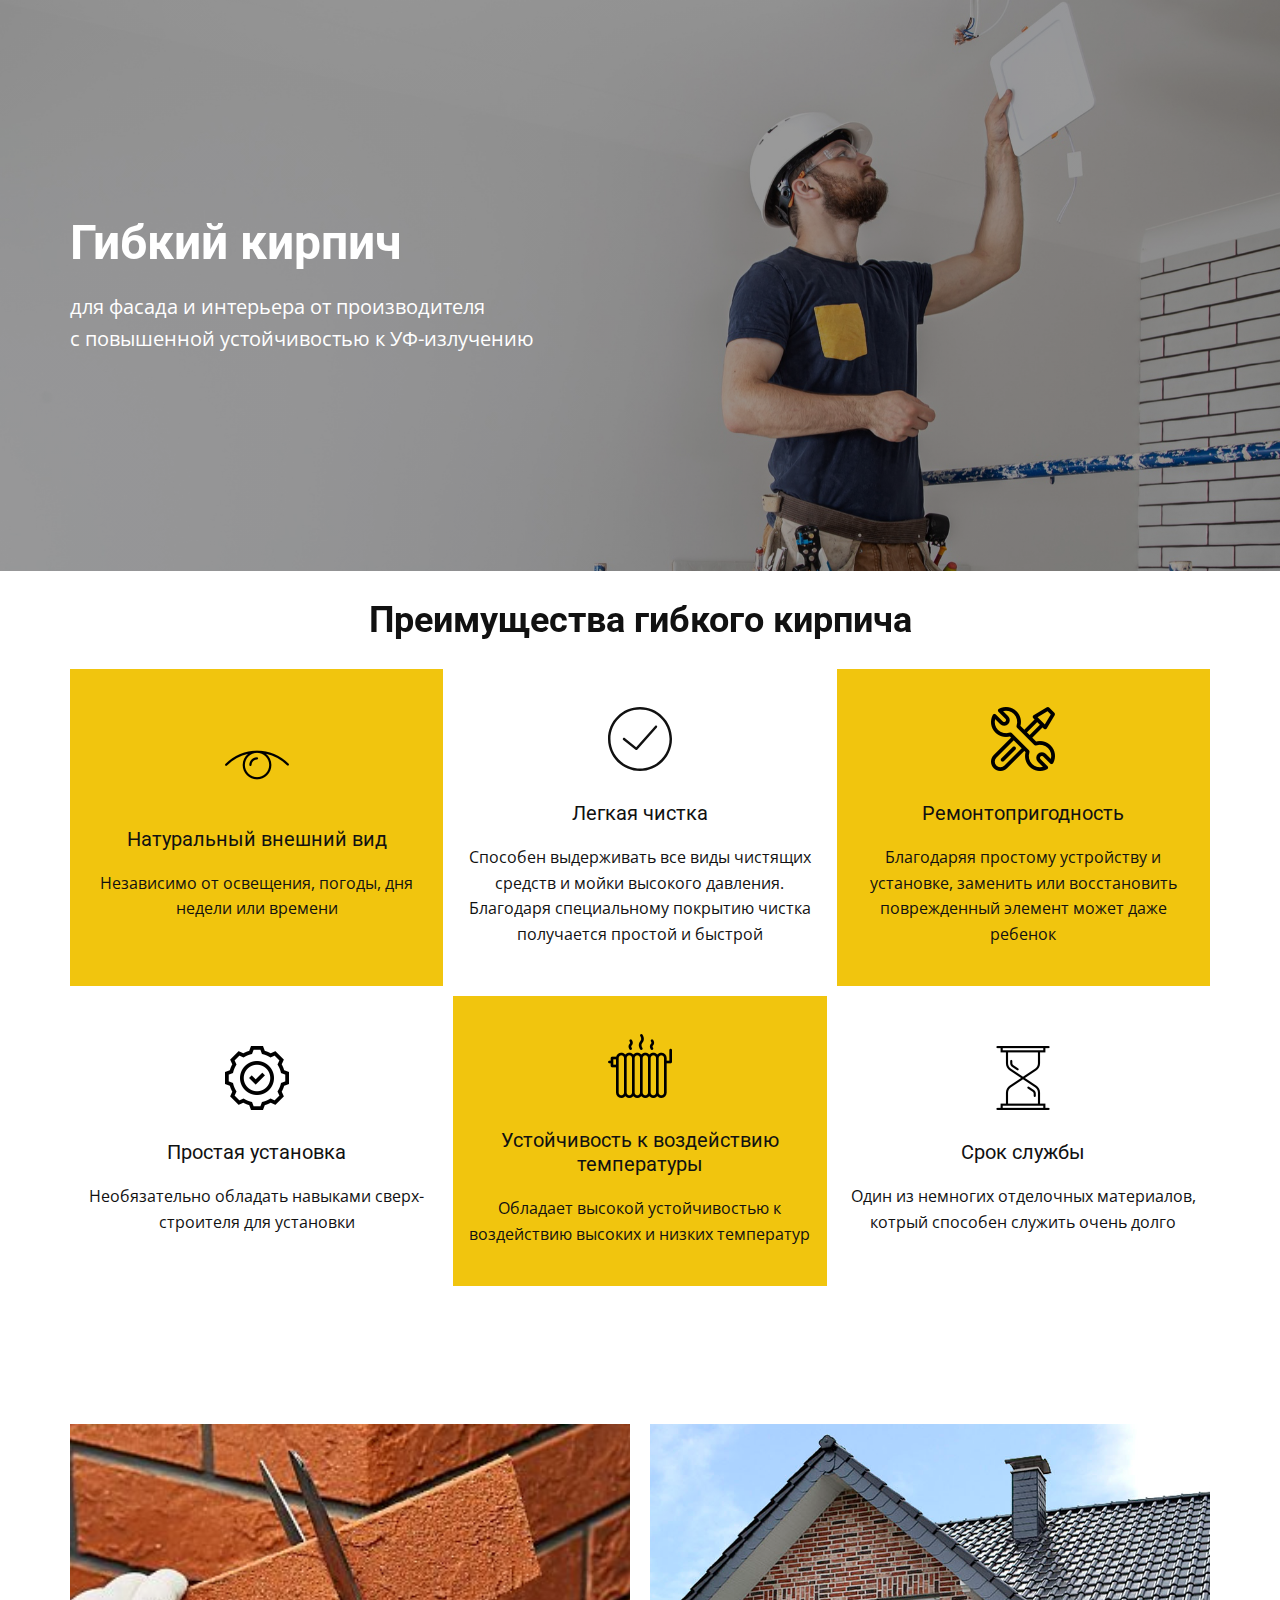
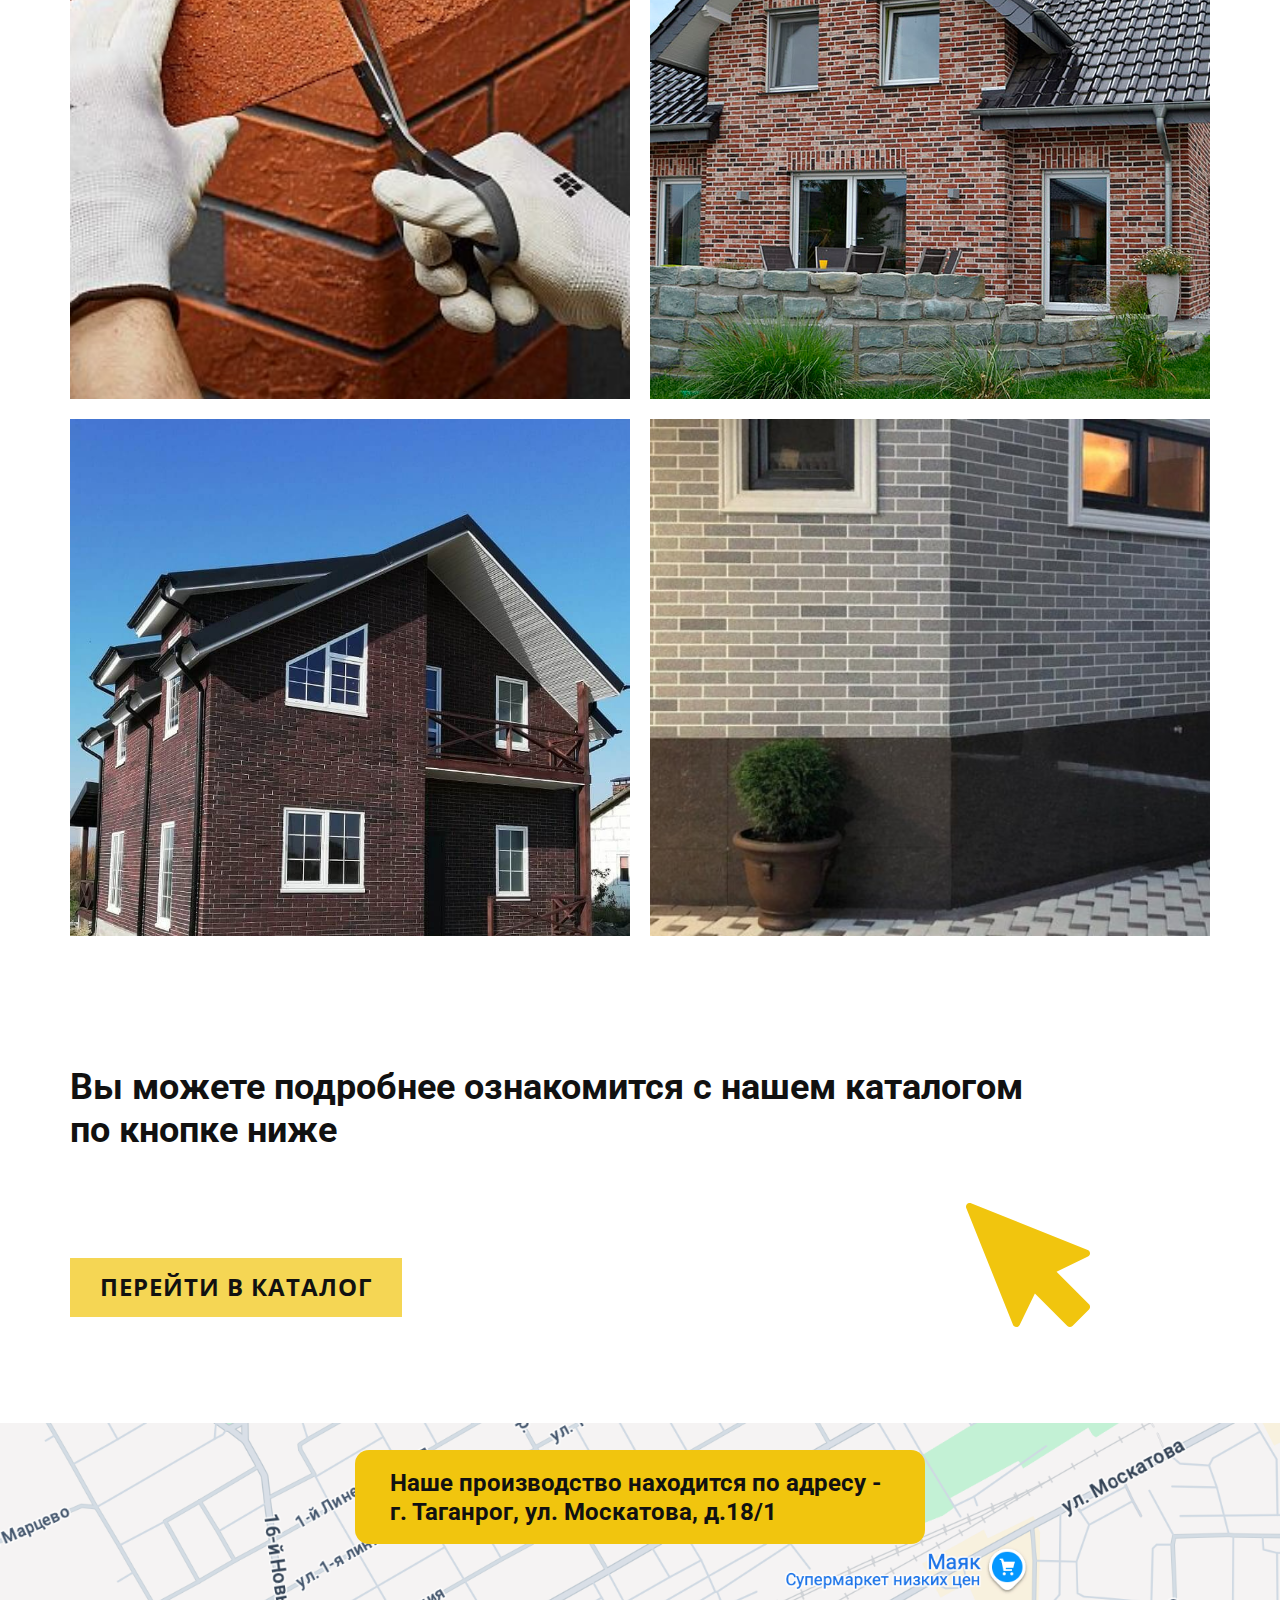
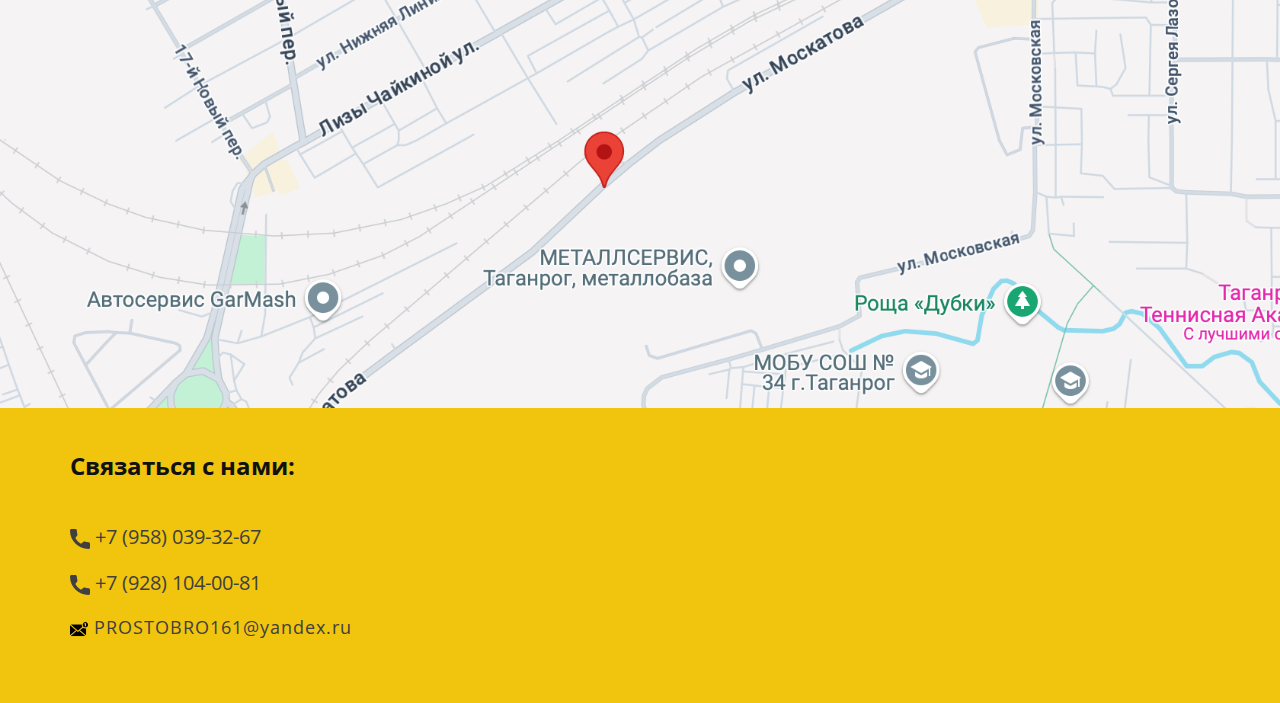
<file: index.html>
<!DOCTYPE html>
<html style="font-size: 16px;" lang="ru"><head>
    <meta name="viewport" content="width=device-width, initial-scale=1.0">
    <meta charset="utf-8">
    <meta name="keywords" content="Building, flexible brick, Taganrog, Отделочные материалы, гибкий кирпич, Таганрог">
    <meta name="description" content="">
    <title>Производство гибкого кирпича</title>
    <link rel="stylesheet" href="nicepage.css" media="screen">
<link rel="stylesheet" href="index.css" media="screen">
    <script class="u-script" type="text/javascript" src="jquery.js" defer=""></script>
    <script class="u-script" type="text/javascript" src="nicepage.js" defer=""></script>
    <meta name="generator" content="Nicepage 5.1.5, nicepage.com">
    <link id="u-theme-google-font" rel="stylesheet" href="https://fonts.googleapis.com/css?family=Roboto:100,100i,300,300i,400,400i,500,500i,700,700i,900,900i|Open+Sans:300,300i,400,400i,500,500i,600,600i,700,700i,800,800i">
    
    
    
    
    
    
    <script type="application/ld+json">{
		"@context": "http://schema.org",
		"@type": "Organization",
		"name": ""
}</script>
    <meta name="theme-color" content="#f1c50e">
    <meta property="og:title" content="Гибкий кирпич">
    <meta property="og:type" content="website">
  </head>
  <body class="u-body u-xl-mode" data-lang="ru">
    <section class="u-clearfix u-image u-lightbox u-parallax u-shading u-section-1" id="sec-0876" data-image-width="2000" data-image-height="1445">
      <div class="u-clearfix u-sheet u-sheet-1">
        <h1 class="u-text u-text-1" data-animation-name="customAnimationIn" data-animation-duration="2000" data-lang-en="​Electrician Services">Гибкий кирпич</h1>
        <p class="u-text u-text-2" data-lang-en="​Our electricians deliver outstanding service and support at competitive prices. All of our work is guaranteed and complies with the highest industry standards.">для фасада и интерьера от производителя <br>с повышенной устойчивостью к УФ-излучению
        </p>
      </div>
    </section>
    <section class="u-clearfix u-container-align-center u-section-2" id="sec-66c0">
      <div class="u-clearfix u-sheet u-sheet-1">
        <h2 class="u-align-center u-text u-text-default u-text-1" data-animation-name="customAnimationIn" data-animation-duration="2000" data-lang-en="Our Services">Преимущества гибкого кирпича</h2>
        <div class="u-expanded-width u-list u-list-1">
          <div class="u-repeater u-repeater-1">
            <div class="u-container-align-center u-container-style u-custom-item u-list-item u-palette-3-base u-repeater-item u-shape-rectangle u-list-item-1">
              <div class="u-container-layout u-similar-container u-valign-middle u-container-layout-1"><span class="u-align-center u-file-icon u-icon u-icon-1"><img src="images/149121.png" alt=""></span>
                <h5 class="u-align-center u-text u-text-default u-text-2" data-lang-en="Lighting">Натуральный внешний вид</h5>
                <p class="u-align-center u-text u-text-default u-text-3" data-lang-en="​Any time you are dealing with electricity, you need a certified expert. Anything less simply isn't safe."> Независимо от освещения, погоды, дня недели или времени</p>
              </div>
            </div>
            <div class="u-container-align-center u-container-style u-custom-item u-list-item u-repeater-item u-shape-round u-top-right-radius-20">
              <div class="u-container-layout u-similar-container u-valign-middle u-container-layout-2"><span class="u-align-center u-icon u-icon-2"><svg class="u-svg-link" preserveAspectRatio="xMidYMin slice" viewBox="0 0 52 52" style=""><use xmlns:xlink="http://www.w3.org/1999/xlink" xlink:href="#svg-28db"></use></svg><svg class="u-svg-content" viewBox="0 0 52 52" x="0px" y="0px" id="svg-28db" style="enable-background:new 0 0 52 52;"><g><path d="M26,0C11.664,0,0,11.663,0,26s11.664,26,26,26s26-11.663,26-26S40.336,0,26,0z M26,50C12.767,50,2,39.233,2,26
		S12.767,2,26,2s24,10.767,24,24S39.233,50,26,50z"></path><path d="M38.252,15.336l-15.369,17.29l-9.259-7.407c-0.43-0.345-1.061-0.274-1.405,0.156c-0.345,0.432-0.275,1.061,0.156,1.406
		l10,8C22.559,34.928,22.78,35,23,35c0.276,0,0.551-0.114,0.748-0.336l16-18c0.367-0.412,0.33-1.045-0.083-1.411
		C39.251,14.885,38.62,14.922,38.252,15.336z"></path>
</g></svg></span>
                <h5 class="u-align-center u-text u-text-default u-text-4" data-lang-en="Wiring">Легкая чистка</h5>
                <p class="u-align-center u-text u-text-default u-text-5" data-lang-en="​Any time you are dealing with electricity, you need a certified expert. Anything less simply isn't safe.">Способен выдерживать все виды чистящих средств и мойки высокого давления. Благодаря специальному покрытию чистка получается простой и быстрой</p>
              </div>
            </div>
            <div class="u-container-align-center u-container-style u-custom-item u-list-item u-palette-3-base u-repeater-item u-shape-rectangle u-list-item-3">
              <div class="u-container-layout u-similar-container u-valign-middle u-container-layout-3"><span class="u-align-center u-file-icon u-icon u-text-black u-icon-3"><img src="images/807380-7b6f06cb.png" alt=""></span>
                <h5 class="u-align-center u-text u-text-default u-text-6" data-lang-en="Repair">Ремонтопригодность</h5>
                <p class="u-align-center u-text u-text-default u-text-7" data-lang-en="​Any time you are dealing with electricity, you need a certified expert. Anything less simply isn't safe.">Благодаряя простому устройству и установке, заменить или восстановить поврежденный элемент может даже ребенок</p>
              </div>
            </div>
            <div class="u-container-align-center u-container-style u-custom-item u-list-item u-repeater-item u-shape-round u-top-right-radius-20">
              <div class="u-container-layout u-similar-container u-valign-middle u-container-layout-4"><span class="u-align-center u-file-icon u-icon u-icon-4"><img src="images/4905165.png" alt=""></span>
                <h5 class="u-align-center u-text u-text-default u-text-8" data-lang-en="Installation">Простая установка</h5>
                <p class="u-align-center u-text u-text-default u-text-9" data-lang-en="​Any time you are dealing with electricity, you need a certified expert. Anything less simply isn't safe.">Необязательно обладать навыками сверх-строителя для установки</p>
              </div>
            </div>
            <div class="u-container-align-center u-container-style u-custom-item u-list-item u-palette-3-base u-repeater-item u-shape-rectangle u-list-item-5">
              <div class="u-container-layout u-similar-container u-valign-middle u-container-layout-5"><span class="u-align-center u-file-icon u-icon u-icon-5"><img src="images/289759.png" alt=""></span>
                <h5 class="u-align-center u-text u-text-default u-text-10" data-lang-en="Heating">Устойчивость к воздействию температуры</h5>
                <p class="u-align-center u-text u-text-default u-text-11" data-lang-en="​Any time you are dealing with electricity, you need a certified expert. Anything less simply isn't safe.">Обладает высокой устойчивостью к воздействию высоких и низких температур</p>
              </div>
            </div>
            <div class="u-container-align-center u-container-style u-custom-item u-list-item u-repeater-item u-shape-round u-top-right-radius-20">
              <div class="u-container-layout u-similar-container u-valign-middle u-container-layout-6"><span class="u-align-center u-file-icon u-icon u-icon-6"><img src="images/149235.png" alt=""></span>
                <h5 class="u-align-center u-text u-text-default u-text-12" data-lang-en="Security">Срок службы</h5>
                <p class="u-align-center u-text u-text-default u-text-13" data-lang-en="​Any time you are dealing with electricity, you need a certified expert. Anything less simply isn't safe.">Один из немногих отделочных материалов, котрый способен служить очень долго</p>
              </div>
            </div>
          </div>
        </div>
      </div>
    </section>
    <section class="u-align-left u-clearfix u-section-3" id="carousel_75d4">
      <div class="u-clearfix u-sheet u-sheet-1">
        <div class="data-layout-selected u-align-left u-clearfix u-expanded-width u-gutter-20 u-layout-wrap u-layout-wrap-1">
          <div class="u-layout">
            <div class="u-layout-col">
              <div class="u-size-30">
                <div class="u-layout-row">
                  <div class="u-align-center u-container-align-center u-container-style u-image u-layout-cell u-size-30 u-image-1" data-image-width="540" data-image-height="345">
                    <div class="u-container-layout u-valign-middle u-container-layout-1">
                      <div class="u-align-left u-container-align-center u-container-style u-group u-palette-3-base u-group-1" data-animation-name="customAnimationIn" data-animation-duration="2000">
                        <div class="u-container-layout u-container-layout-2">
                          <h3 class="u-text u-text-1" data-lang-en="Recent Projects"> Универсальный материал </h3>
                          <p class="u-text u-text-2" data-lang-en="​​Excepteur sint occaecat cupidatat non proident, sunt in culpa qui officia deserunt mollit anim id est laborum.&amp;nbsp;​Ut enim ad minim veniam, quis nostrud exercitation ullamco laboris nisi ut aliquip ex ea commodo consequat."> Подойдет как для внешней, так и для внутренней отделки</p>
                        </div>
                      </div>
                    </div>
                  </div>
                  <div class="u-container-style u-image u-layout-cell u-size-30 u-image-2" data-image-width="1349" data-image-height="900">
                    <div class="u-container-layout u-container-layout-3"></div>
                  </div>
                </div>
              </div>
              <div class="u-size-30">
                <div class="u-layout-row">
                  <div class="u-container-style u-image u-layout-cell u-size-30 u-image-3" data-image-width="837" data-image-height="837">
                    <div class="u-container-layout u-container-layout-4"></div>
                  </div>
                  <div class="u-container-style u-image u-layout-cell u-size-30 u-image-4" data-image-width="720" data-image-height="448">
                    <div class="u-container-layout u-container-layout-5"></div>
                  </div>
                </div>
              </div>
            </div>
          </div>
        </div>
      </div>
    </section>
    <section class="u-clearfix u-section-4" id="sec-f24f">
      <div class="u-clearfix u-sheet u-sheet-1">
        <h3 class="u-align-left u-text u-text-default u-text-1">Вы можете подробнее ознакомится с нашем каталогом&nbsp;<br> по кнопке ниже
        </h3>
        <a href="files/CATALOG_CLINKER_compressed_compressed_11zon.pdf" class="u-border-2 u-border-grey-75 u-btn u-button-style u-file-link u-hover-black u-palette-3-light-1 u-btn-1" target="_blank">Перейти в каталог</a>
        <div class="u-shape u-shape-svg u-text-palette-3-base u-white u-shape-1">
          <svg class="u-svg-link" preserveAspectRatio="none" viewBox="0 0 160 160" style=""><use xmlns:xlink="http://www.w3.org/1999/xlink" xlink:href="#svg-f4e7"></use></svg>
          <svg class="u-svg-content" viewBox="0 0 160 160" x="0px" y="0px" id="svg-f4e7" style="enable-background:new 0 0 160 160;"><g><g><path d="M0.3,6.4L60.6,157c0.7,1.7,2.3,2.8,4.2,2.9c1.9,0.1,3.6-0.9,4.4-2.6l19.7-40.6l41.9,41.9c0.9,0.9,2.1,1.4,3.3,1.4
			s2.4-0.5,3.3-1.4l21.3-21.3c0.9-0.9,1.4-2.1,1.4-3.3s-0.5-2.4-1.4-3.3l-41.9-41.9l40.6-19.7c1.6-0.8,2.7-2.6,2.6-4.4
			c0-1.9-1.2-3.5-2.9-4.2L6.5,0.3C4.7-0.4,2.7,0,1.4,1.3C0,2.6-0.4,4.6,0.3,6.4z"></path>
</g>
</g></svg>
        </div>
      </div>
    </section>
    <section class="u-clearfix u-image u-typography-custom-page-typography-12--Map u-section-5" id="sec-7936" data-image-width="1680" data-image-height="1280">
      <div class="u-clearfix u-sheet u-sheet-1">
        <div class="u-container-style u-expanded-width-xs u-group u-palette-3-base u-radius-14 u-shape-round u-group-1">
          <div class="u-container-layout u-container-layout-1">
            <h5 class="u-text u-text-1">Наше производство находится по адресу - г. Таганрог, ул. Москатова, д.18/1<span style="font-weight: 700;"></span>
            </h5>
          </div>
        </div>
      </div>
    </section>
    
    
    <footer class="u-align-center u-clearfix u-footer u-palette-3-base u-footer" id="sec-d04b"><div class="u-clearfix u-sheet u-valign-middle-sm u-valign-middle-xs u-sheet-1">
        <p class="u-text u-text-default u-text-1">Связаться с нами:</p>
        <a href="tel:+7 (958) 039-32-67" class="u-active-none u-border-2 u-border-grey-75 u-border-no-bottom u-border-no-left u-border-no-right u-border-no-top u-bottom-left-radius-0 u-bottom-right-radius-0 u-btn u-btn-rectangle u-button-style u-hover-none u-none u-radius-0 u-top-left-radius-0 u-top-right-radius-0 u-btn-1">
          <br><span class="u-icon"><svg class="u-svg-content" viewBox="0 0 405.333 405.333" x="0px" y="0px" style="width: 1em; height: 1em;"><path d="M373.333,266.88c-25.003,0-49.493-3.904-72.704-11.563c-11.328-3.904-24.192-0.896-31.637,6.699l-46.016,34.752    c-52.8-28.181-86.592-61.952-114.389-114.368l33.813-44.928c8.512-8.512,11.563-20.971,7.915-32.64    C142.592,81.472,138.667,56.96,138.667,32c0-17.643-14.357-32-32-32H32C14.357,0,0,14.357,0,32    c0,205.845,167.488,373.333,373.333,373.333c17.643,0,32-14.357,32-32V298.88C405.333,281.237,390.976,266.88,373.333,266.88z"></path></svg><img></span>&nbsp;+7 (958) 039-32-67<span style="font-size: 1.25rem;"></span>
        </a>
        <a href="tel:+7 (928) 104-00-81" class="u-active-none u-border-2 u-border-grey-75 u-border-no-bottom u-border-no-left u-border-no-right u-border-no-top u-bottom-left-radius-0 u-bottom-right-radius-0 u-btn u-btn-rectangle u-button-style u-hover-none u-none u-radius-0 u-top-left-radius-0 u-top-right-radius-0 u-btn-2">
          <br><span class="u-icon"><svg class="u-svg-content" viewBox="0 0 405.333 405.333" x="0px" y="0px" style="width: 1em; height: 1em;"><path d="M373.333,266.88c-25.003,0-49.493-3.904-72.704-11.563c-11.328-3.904-24.192-0.896-31.637,6.699l-46.016,34.752    c-52.8-28.181-86.592-61.952-114.389-114.368l33.813-44.928c8.512-8.512,11.563-20.971,7.915-32.64    C142.592,81.472,138.667,56.96,138.667,32c0-17.643-14.357-32-32-32H32C14.357,0,0,14.357,0,32    c0,205.845,167.488,373.333,373.333,373.333c17.643,0,32-14.357,32-32V298.88C405.333,281.237,390.976,266.88,373.333,266.88z"></path></svg><img></span>&nbsp;+7 (928) 104-00-81<span style="font-size: 1.25rem;"></span>
        </a>
        <a href="mailto:PROSTOBRO161@yandex.ru" class="u-active-none u-border-2 u-border-grey-75 u-border-no-bottom u-border-no-left u-border-no-right u-border-no-top u-btn u-button-style u-hover-none u-none u-text-hover-palette-1-base u-btn-3"><span class="u-file-icon u-icon"><img src="images/5335863.png" alt=""></span>&nbsp;PROSTOBRO161@yandex.ru
        </a>
      </div></footer>
</body></html>
</file>
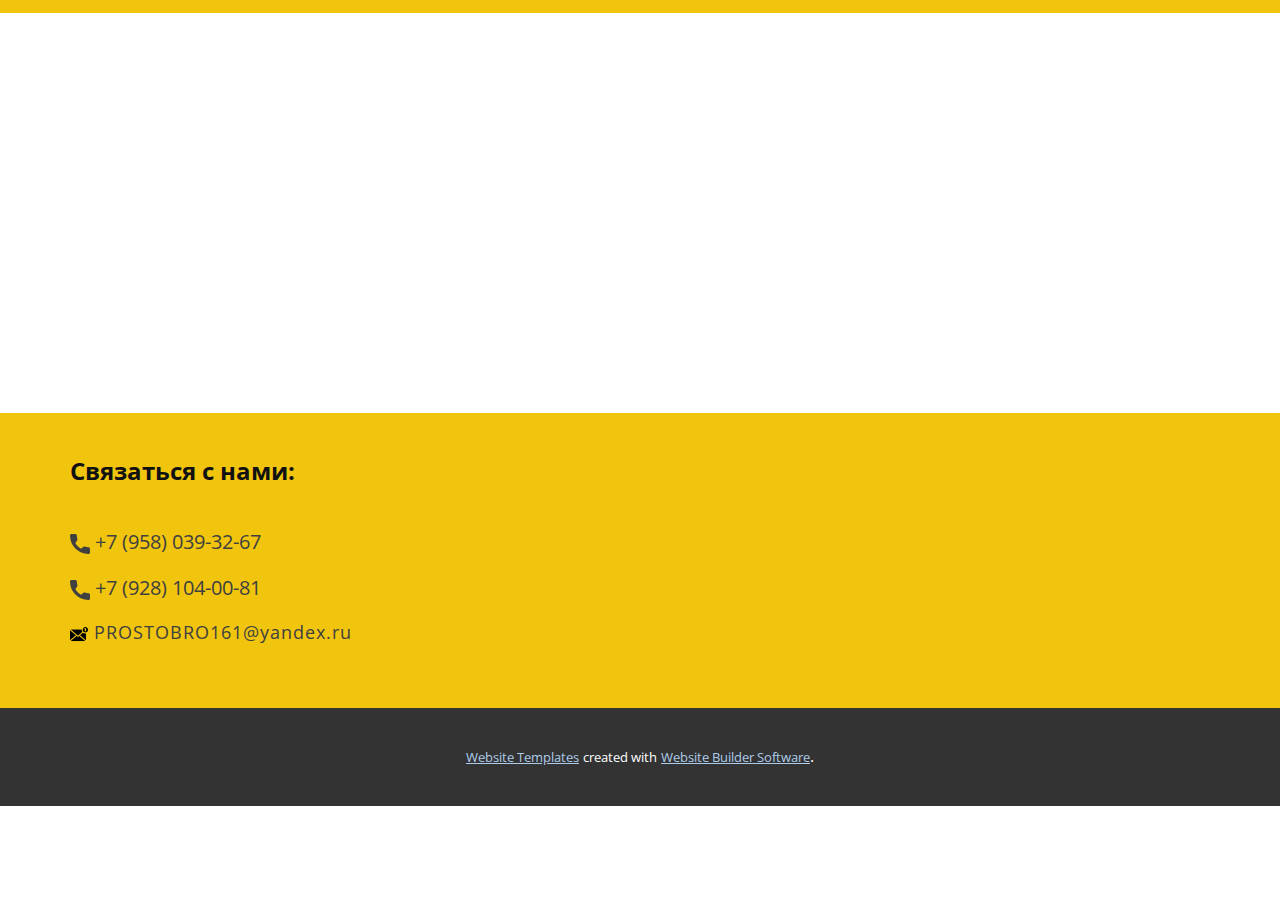
<file: Контакты.html>
<!DOCTYPE html>
<html style="font-size: 16px;" lang="ru"><head>
    <meta name="viewport" content="width=device-width, initial-scale=1.0">
    <meta charset="utf-8">
    <meta name="keywords" content="">
    <meta name="description" content="">
    <title>Контакты</title>
    <link rel="stylesheet" href="nicepage.css" media="screen">
<link rel="stylesheet" href="Контакты.css" media="screen">
    <script class="u-script" type="text/javascript" src="jquery.js" defer=""></script>
    <script class="u-script" type="text/javascript" src="nicepage.js" defer=""></script>
    <meta name="generator" content="Nicepage 5.1.5, nicepage.com">
    <link id="u-theme-google-font" rel="stylesheet" href="https://fonts.googleapis.com/css?family=Roboto:100,100i,300,300i,400,400i,500,500i,700,700i,900,900i|Open+Sans:300,300i,400,400i,500,500i,600,600i,700,700i,800,800i">
    
    
    <script type="application/ld+json">{
		"@context": "http://schema.org",
		"@type": "Organization",
		"name": ""
}</script>
    <meta name="theme-color" content="#478ac9">
    <meta property="og:title" content="Контакты">
    <meta property="og:type" content="website">
  </head>
  <body class="u-body u-xl-mode" data-lang="ru"><header class="u-header u-palette-3-base u-header" id="sec-be43" data-animation-name="" data-animation-duration="0" data-animation-delay="0" data-animation-direction=""><div class="u-clearfix u-sheet u-sheet-1"></div></header>
    <section class="u-clearfix u-section-1" id="sec-46a9">
      <div class="u-clearfix u-sheet u-sheet-1"></div>
    </section>
    
    
    <footer class="u-align-center u-clearfix u-footer u-palette-3-base u-footer" id="sec-d04b"><div class="u-clearfix u-sheet u-valign-middle-sm u-valign-middle-xs u-sheet-1">
        <p class="u-text u-text-default u-text-1">Связаться с нами:</p>
        <a href="tel:+7 (958) 039-32-67" class="u-active-none u-border-2 u-border-grey-75 u-border-no-bottom u-border-no-left u-border-no-right u-border-no-top u-bottom-left-radius-0 u-bottom-right-radius-0 u-btn u-btn-rectangle u-button-style u-hover-none u-none u-radius-0 u-top-left-radius-0 u-top-right-radius-0 u-btn-1">
          <br><span class="u-icon"><svg class="u-svg-content" viewBox="0 0 405.333 405.333" x="0px" y="0px" style="width: 1em; height: 1em;"><path d="M373.333,266.88c-25.003,0-49.493-3.904-72.704-11.563c-11.328-3.904-24.192-0.896-31.637,6.699l-46.016,34.752    c-52.8-28.181-86.592-61.952-114.389-114.368l33.813-44.928c8.512-8.512,11.563-20.971,7.915-32.64    C142.592,81.472,138.667,56.96,138.667,32c0-17.643-14.357-32-32-32H32C14.357,0,0,14.357,0,32    c0,205.845,167.488,373.333,373.333,373.333c17.643,0,32-14.357,32-32V298.88C405.333,281.237,390.976,266.88,373.333,266.88z"></path></svg><img></span>&nbsp;+7 (958) 039-32-67<span style="font-size: 1.25rem;"></span>
        </a>
        <a href="tel:+7 (928) 104-00-81" class="u-active-none u-border-2 u-border-grey-75 u-border-no-bottom u-border-no-left u-border-no-right u-border-no-top u-bottom-left-radius-0 u-bottom-right-radius-0 u-btn u-btn-rectangle u-button-style u-hover-none u-none u-radius-0 u-top-left-radius-0 u-top-right-radius-0 u-btn-2">
          <br><span class="u-icon"><svg class="u-svg-content" viewBox="0 0 405.333 405.333" x="0px" y="0px" style="width: 1em; height: 1em;"><path d="M373.333,266.88c-25.003,0-49.493-3.904-72.704-11.563c-11.328-3.904-24.192-0.896-31.637,6.699l-46.016,34.752    c-52.8-28.181-86.592-61.952-114.389-114.368l33.813-44.928c8.512-8.512,11.563-20.971,7.915-32.64    C142.592,81.472,138.667,56.96,138.667,32c0-17.643-14.357-32-32-32H32C14.357,0,0,14.357,0,32    c0,205.845,167.488,373.333,373.333,373.333c17.643,0,32-14.357,32-32V298.88C405.333,281.237,390.976,266.88,373.333,266.88z"></path></svg><img></span>&nbsp;+7 (928) 104-00-81<span style="font-size: 1.25rem;"></span>
        </a>
        <a href="mailto:PROSTOBRO161@yandex.ru" class="u-active-none u-border-2 u-border-grey-75 u-border-no-bottom u-border-no-left u-border-no-right u-border-no-top u-btn u-button-style u-hover-none u-none u-text-hover-palette-1-base u-btn-3"><span class="u-file-icon u-icon"><img src="images/5335863.png" alt=""></span>&nbsp;PROSTOBRO161@yandex.ru
        </a>
      </div></footer>
    <section class="u-backlink u-clearfix u-grey-80">
      <a class="u-link" href="https://nicepage.com/website-templates" target="_blank">
        <span>Website Templates</span>
      </a>
      <p class="u-text">
        <span>created with</span>
      </p>
      <a class="u-link" href="" target="_blank">
        <span>Website Builder Software</span>
      </a>. 
    </section>
  
</body></html>
</file>
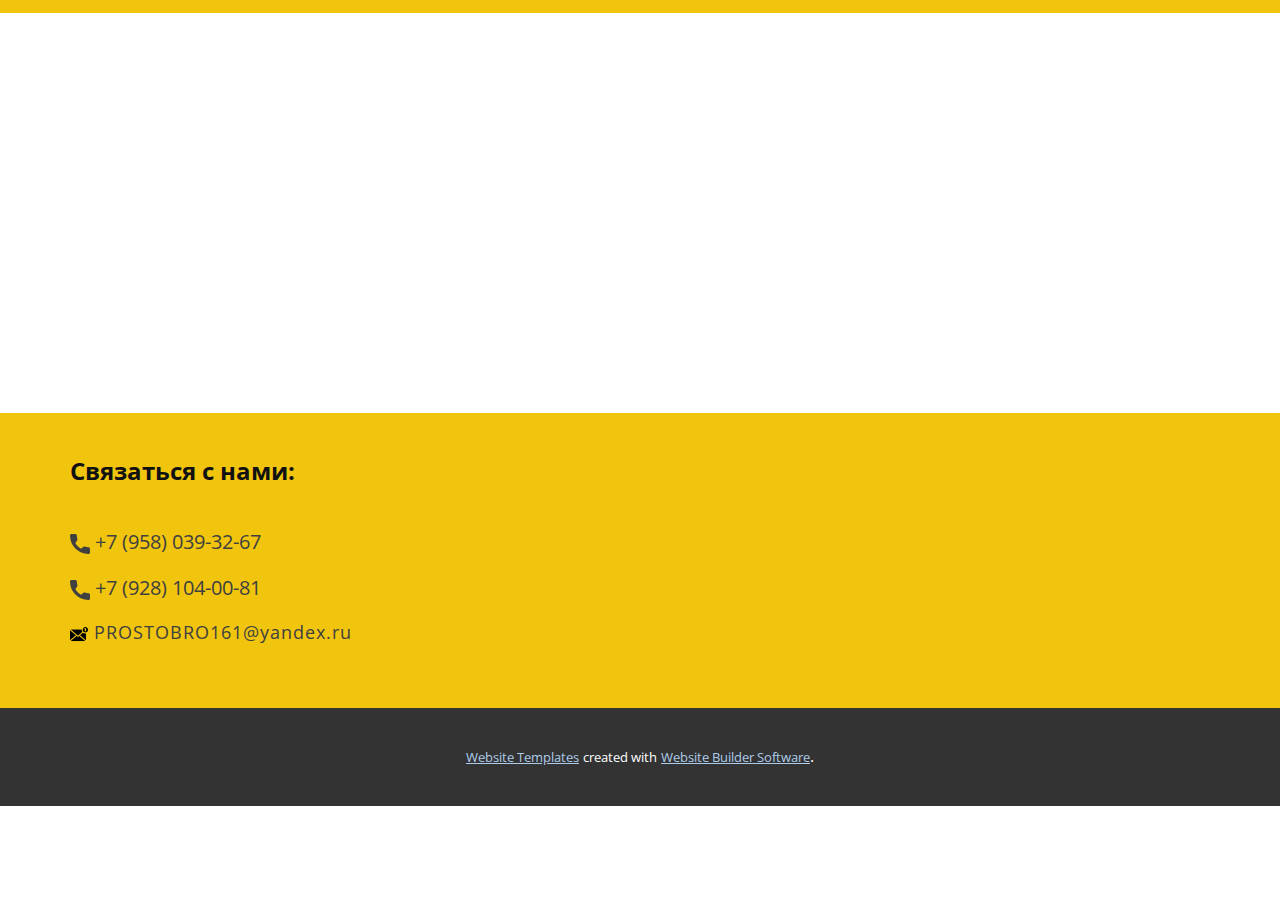
<file: О-нас.html>
<!DOCTYPE html>
<html style="font-size: 16px;" lang="ru"><head>
    <meta name="viewport" content="width=device-width, initial-scale=1.0">
    <meta charset="utf-8">
    <meta name="keywords" content="">
    <meta name="description" content="">
    <title>О нас</title>
    <link rel="stylesheet" href="nicepage.css" media="screen">
<link rel="stylesheet" href="О-нас.css" media="screen">
    <script class="u-script" type="text/javascript" src="jquery.js" defer=""></script>
    <script class="u-script" type="text/javascript" src="nicepage.js" defer=""></script>
    <meta name="generator" content="Nicepage 5.1.5, nicepage.com">
    <link id="u-theme-google-font" rel="stylesheet" href="https://fonts.googleapis.com/css?family=Roboto:100,100i,300,300i,400,400i,500,500i,700,700i,900,900i|Open+Sans:300,300i,400,400i,500,500i,600,600i,700,700i,800,800i">
    
    
    <script type="application/ld+json">{
		"@context": "http://schema.org",
		"@type": "Organization",
		"name": ""
}</script>
    <meta name="theme-color" content="#478ac9">
    <meta property="og:title" content="О нас">
    <meta property="og:type" content="website">
  </head>
  <body class="u-body u-xl-mode" data-lang="ru"><header class="u-header u-palette-3-base u-header" id="sec-be43" data-animation-name="" data-animation-duration="0" data-animation-delay="0" data-animation-direction=""><div class="u-clearfix u-sheet u-sheet-1"></div></header>
    <section class="u-clearfix u-section-1" id="sec-5f43">
      <div class="u-clearfix u-sheet u-sheet-1"></div>
    </section>
    
    
    <footer class="u-align-center u-clearfix u-footer u-palette-3-base u-footer" id="sec-d04b"><div class="u-clearfix u-sheet u-valign-middle-sm u-valign-middle-xs u-sheet-1">
        <p class="u-text u-text-default u-text-1">Связаться с нами:</p>
        <a href="tel:+7 (958) 039-32-67" class="u-active-none u-border-2 u-border-grey-75 u-border-no-bottom u-border-no-left u-border-no-right u-border-no-top u-bottom-left-radius-0 u-bottom-right-radius-0 u-btn u-btn-rectangle u-button-style u-hover-none u-none u-radius-0 u-top-left-radius-0 u-top-right-radius-0 u-btn-1">
          <br><span class="u-icon"><svg class="u-svg-content" viewBox="0 0 405.333 405.333" x="0px" y="0px" style="width: 1em; height: 1em;"><path d="M373.333,266.88c-25.003,0-49.493-3.904-72.704-11.563c-11.328-3.904-24.192-0.896-31.637,6.699l-46.016,34.752    c-52.8-28.181-86.592-61.952-114.389-114.368l33.813-44.928c8.512-8.512,11.563-20.971,7.915-32.64    C142.592,81.472,138.667,56.96,138.667,32c0-17.643-14.357-32-32-32H32C14.357,0,0,14.357,0,32    c0,205.845,167.488,373.333,373.333,373.333c17.643,0,32-14.357,32-32V298.88C405.333,281.237,390.976,266.88,373.333,266.88z"></path></svg><img></span>&nbsp;+7 (958) 039-32-67<span style="font-size: 1.25rem;"></span>
        </a>
        <a href="tel:+7 (928) 104-00-81" class="u-active-none u-border-2 u-border-grey-75 u-border-no-bottom u-border-no-left u-border-no-right u-border-no-top u-bottom-left-radius-0 u-bottom-right-radius-0 u-btn u-btn-rectangle u-button-style u-hover-none u-none u-radius-0 u-top-left-radius-0 u-top-right-radius-0 u-btn-2">
          <br><span class="u-icon"><svg class="u-svg-content" viewBox="0 0 405.333 405.333" x="0px" y="0px" style="width: 1em; height: 1em;"><path d="M373.333,266.88c-25.003,0-49.493-3.904-72.704-11.563c-11.328-3.904-24.192-0.896-31.637,6.699l-46.016,34.752    c-52.8-28.181-86.592-61.952-114.389-114.368l33.813-44.928c8.512-8.512,11.563-20.971,7.915-32.64    C142.592,81.472,138.667,56.96,138.667,32c0-17.643-14.357-32-32-32H32C14.357,0,0,14.357,0,32    c0,205.845,167.488,373.333,373.333,373.333c17.643,0,32-14.357,32-32V298.88C405.333,281.237,390.976,266.88,373.333,266.88z"></path></svg><img></span>&nbsp;+7 (928) 104-00-81<span style="font-size: 1.25rem;"></span>
        </a>
        <a href="mailto:PROSTOBRO161@yandex.ru" class="u-active-none u-border-2 u-border-grey-75 u-border-no-bottom u-border-no-left u-border-no-right u-border-no-top u-btn u-button-style u-hover-none u-none u-text-hover-palette-1-base u-btn-3"><span class="u-file-icon u-icon"><img src="images/5335863.png" alt=""></span>&nbsp;PROSTOBRO161@yandex.ru
        </a>
      </div></footer>
    <section class="u-backlink u-clearfix u-grey-80">
      <a class="u-link" href="https://nicepage.com/website-templates" target="_blank">
        <span>Website Templates</span>
      </a>
      <p class="u-text">
        <span>created with</span>
      </p>
      <a class="u-link" href="" target="_blank">
        <span>Website Builder Software</span>
      </a>. 
    </section>
  
</body></html>
</file>
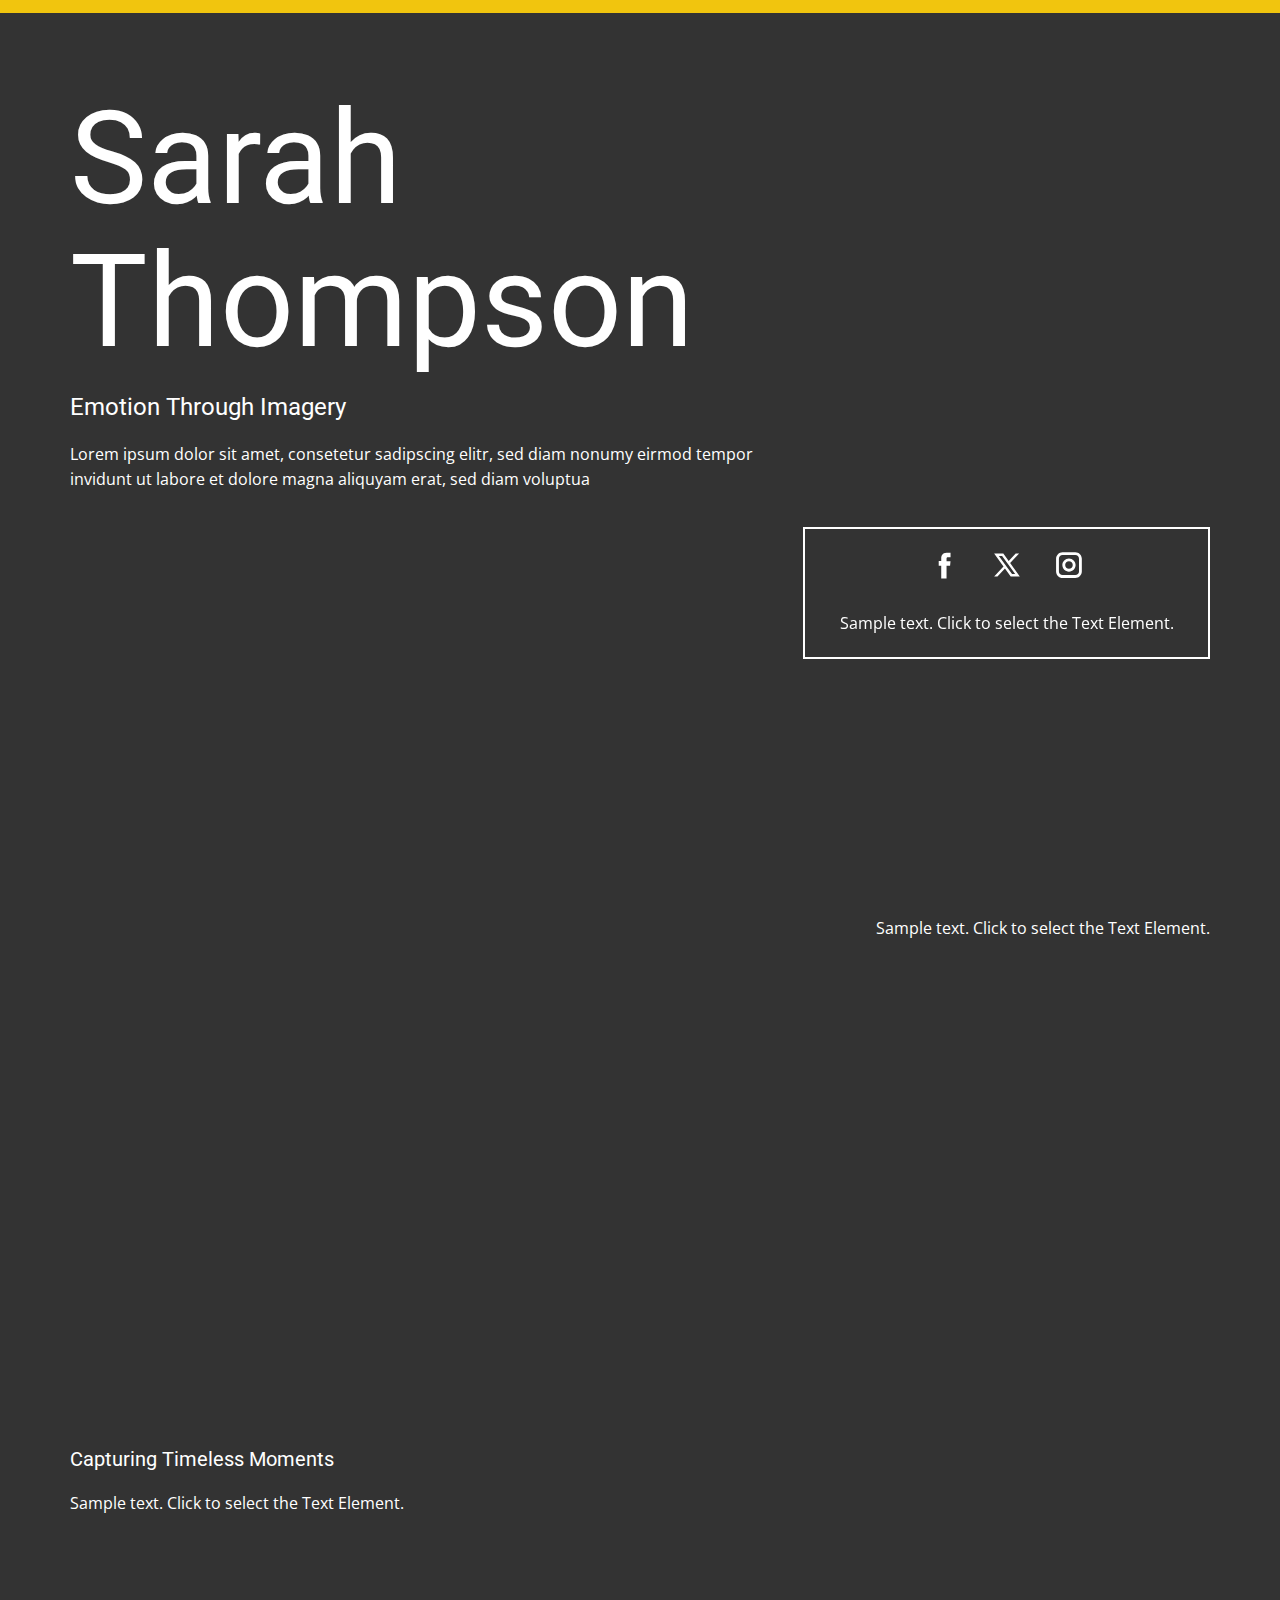
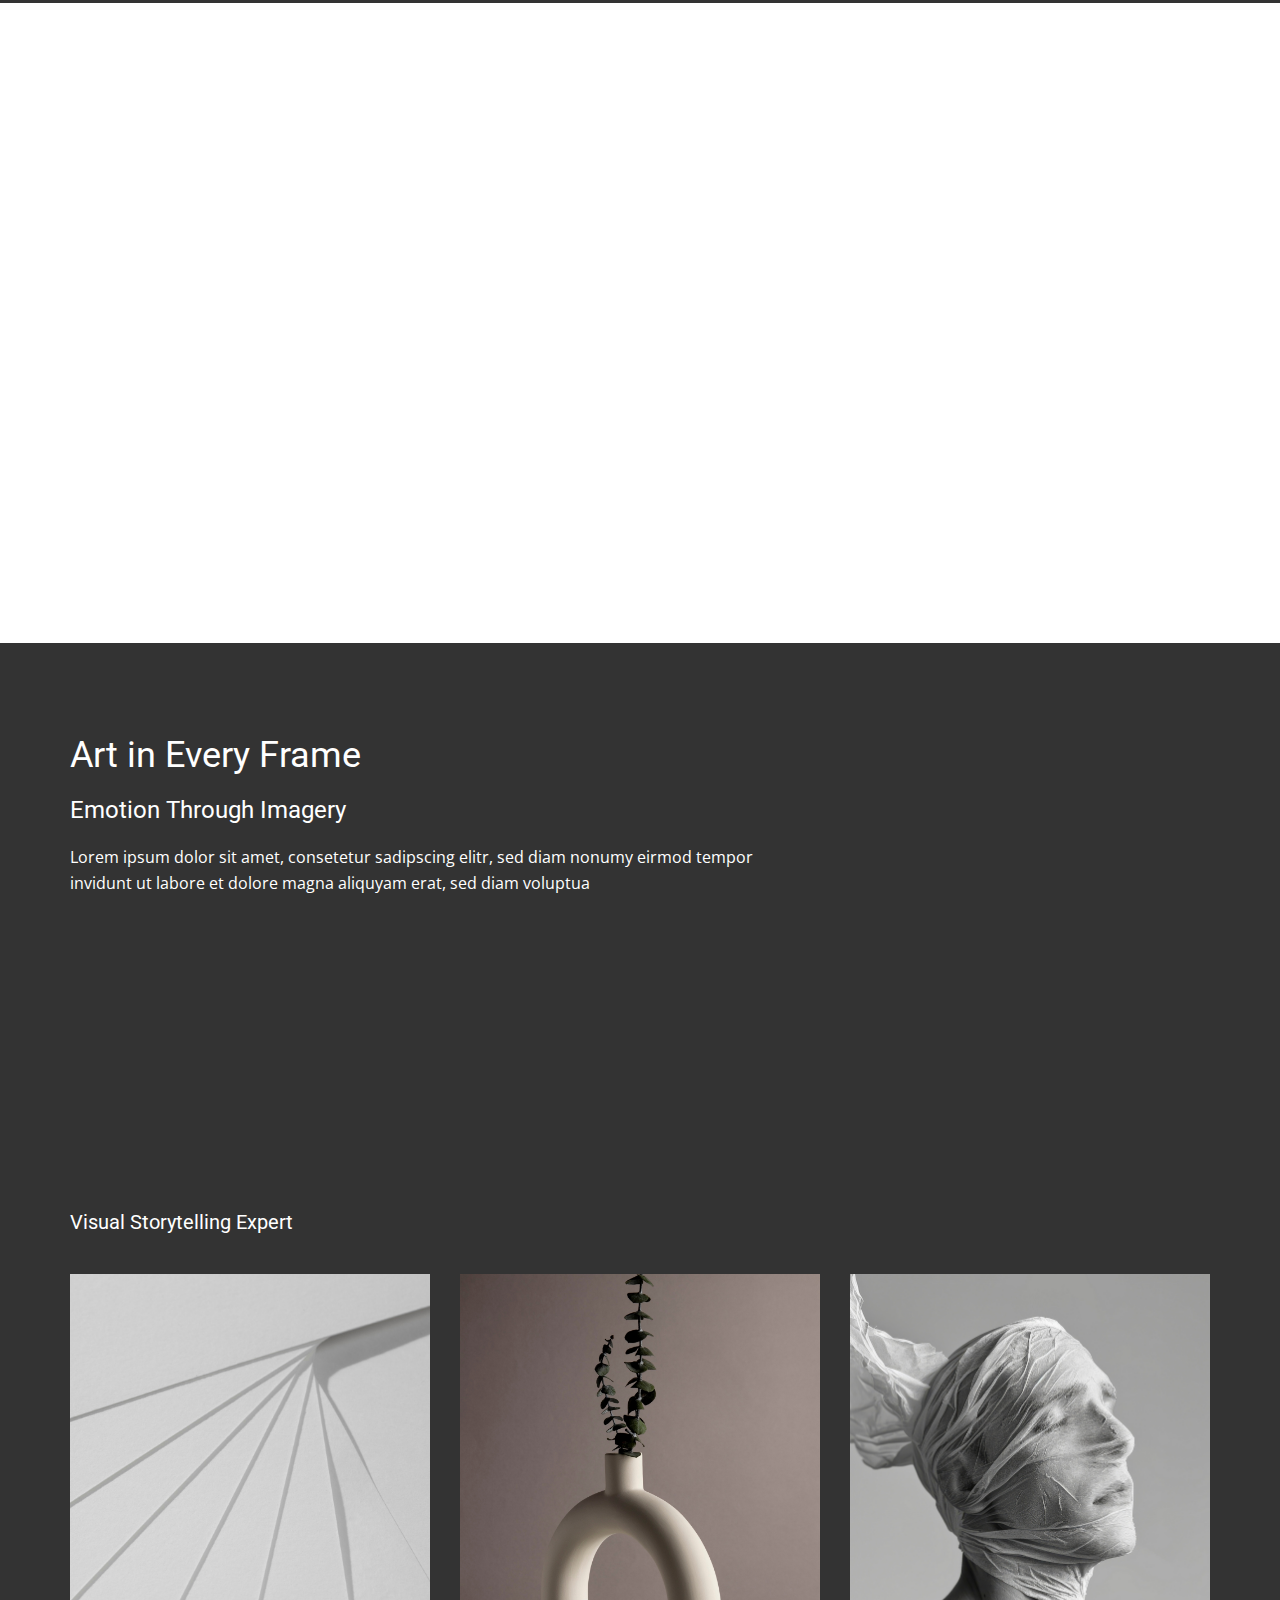
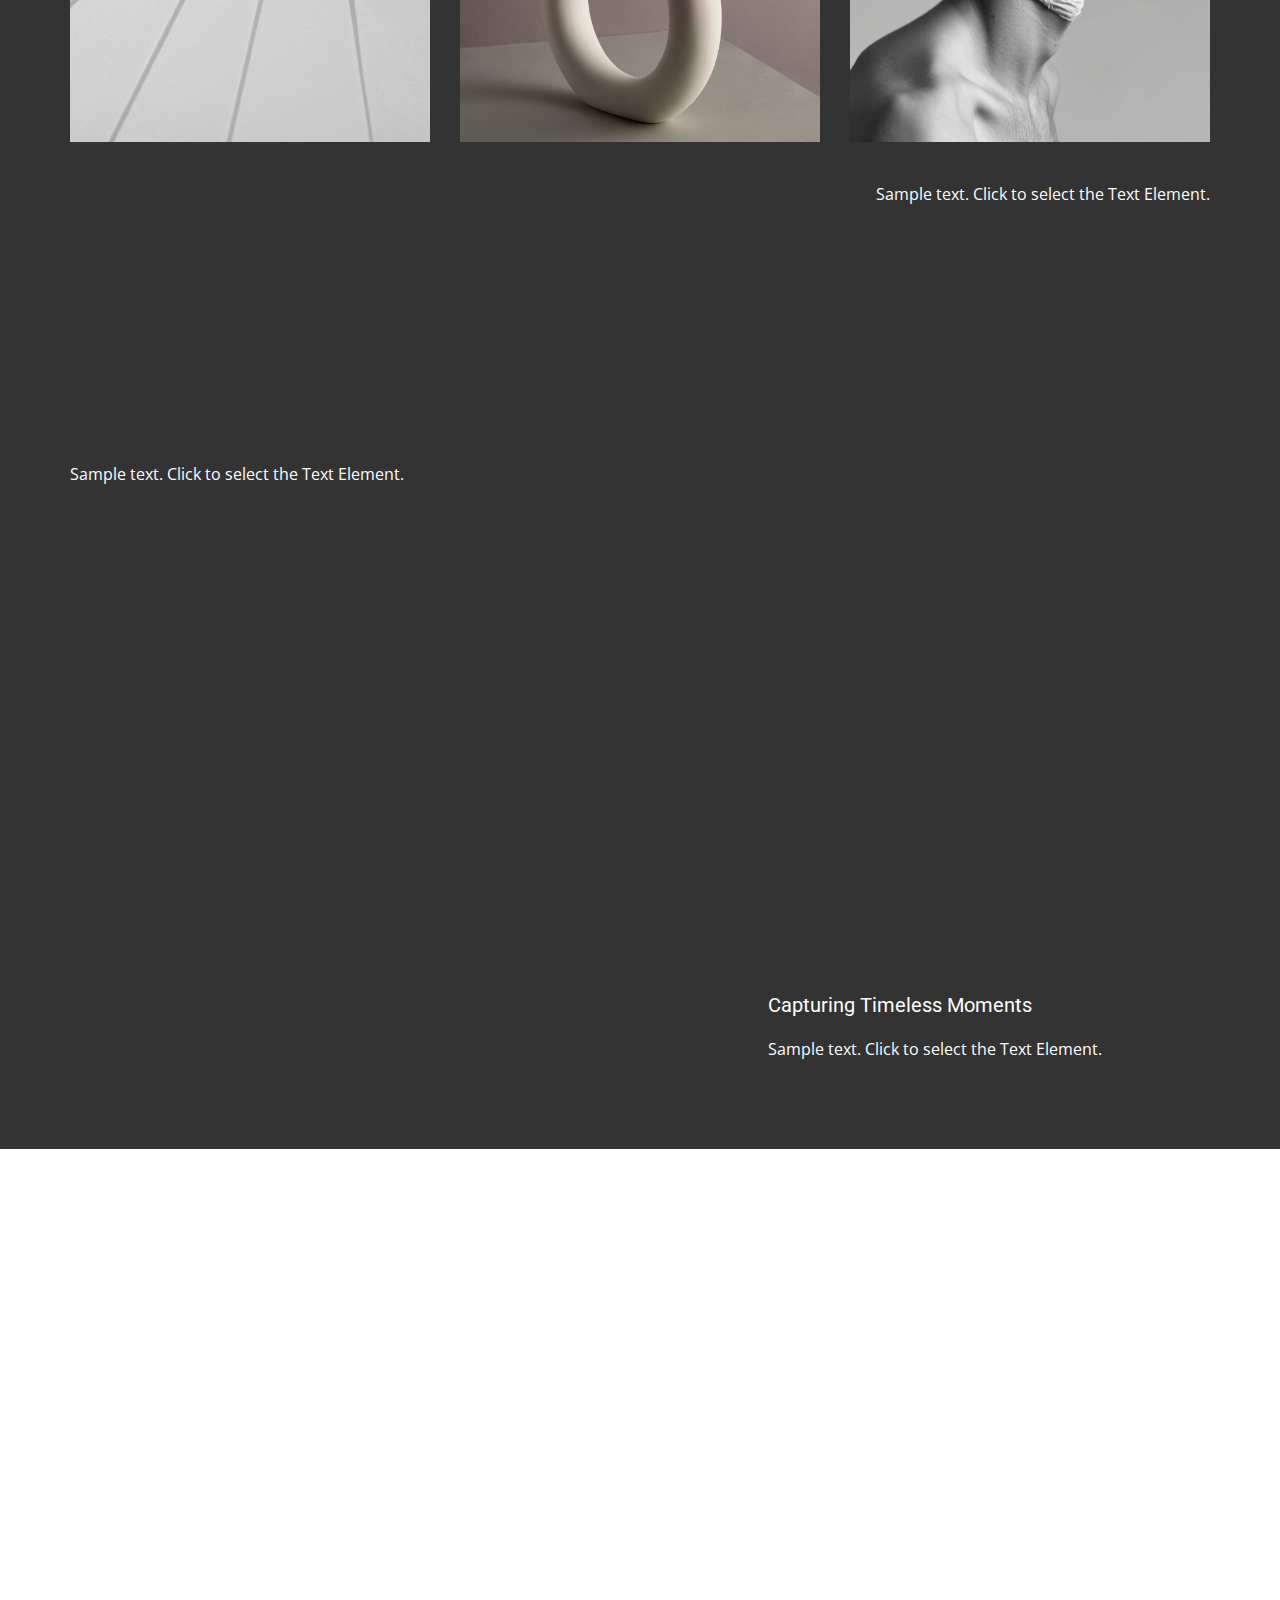
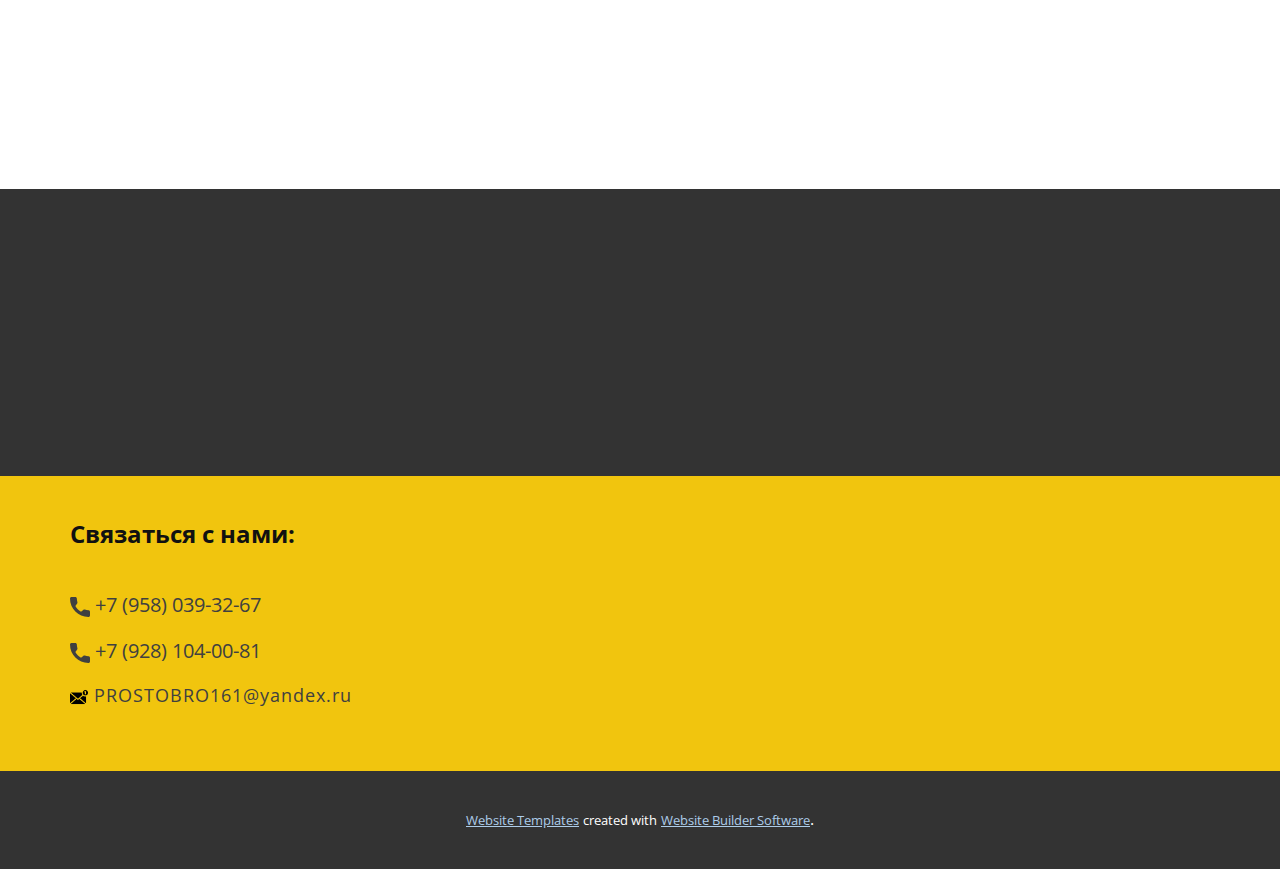
<file: Страница-1.html>
<!DOCTYPE html>
<html style="font-size: 16px;" lang="ru"><head>
    <meta name="viewport" content="width=device-width, initial-scale=1.0">
    <meta charset="utf-8">
    <meta name="keywords" content="​Sarah Thompson, ​Art in Every Frame">
    <meta name="description" content="">
    <title>Страница 1</title>
    <link rel="stylesheet" href="nicepage.css" media="screen">
<link rel="stylesheet" href="Страница-1.css" media="screen">
    <script class="u-script" type="text/javascript" src="jquery.js" defer=""></script>
    <script class="u-script" type="text/javascript" src="nicepage.js" defer=""></script>
    <meta name="generator" content="Nicepage 5.1.5, nicepage.com">
    <link id="u-theme-google-font" rel="stylesheet" href="https://fonts.googleapis.com/css?family=Roboto:100,100i,300,300i,400,400i,500,500i,700,700i,900,900i|Open+Sans:300,300i,400,400i,500,500i,600,600i,700,700i,800,800i">
    
    
    
    
    
    
    
    
    
    <script type="application/ld+json">{
		"@context": "http://schema.org",
		"@type": "Organization",
		"name": ""
}</script>
    <meta name="theme-color" content="#478ac9">
    <meta property="og:title" content="Страница 1">
    <meta property="og:type" content="website">
  </head>
  <body class="u-body u-xl-mode" data-lang="ru" data-lang-en="{&quot;head-title&quot;:&quot;&quot;,&quot;head-keywords&quot;:&quot;​Sarah Thompson, ​Art in Every Frame&quot;,&quot;head-description&quot;:&quot;&quot;}"><header class="u-header u-palette-3-base u-header" id="sec-be43" data-animation-name="" data-animation-duration="0" data-animation-delay="0" data-animation-direction=""><div class="u-clearfix u-sheet u-sheet-1"></div></header>
    <section class="u-clearfix u-grey-80 u-section-1" id="sec-2c8a">
      <div class="u-clearfix u-sheet u-sheet-1">
        <h1 class="u-text u-text-default u-text-1" data-animation-name="customAnimationIn" data-animation-duration="2000" data-animation-delay="0" data-lang-en="​Sarah <br>Thompson"> Sarah <br>Thompson
        </h1>
        <h4 class="u-text u-text-default u-text-2" data-lang-en="​Emotion Through Imagery"> Emotion Through Imagery</h4>
        <p class="u-text u-text-3" data-lang-en="​​Lorem ipsum dolor sit amet, consetetur sadipscing elitr, sed diam nonumy eirmod tempor invidunt ut labore et dolore magna aliquyam erat, sed diam voluptua"> Lorem ipsum dolor sit amet, consetetur sadipscing elitr, sed diam nonumy eirmod tempor invidunt ut labore et dolore magna aliquyam erat, sed diam voluptua</p>
        <div class="u-align-center u-border-2 u-border-white u-container-align-center u-container-style u-group u-radius u-shape-round u-group-1" data-animation-name="customAnimationIn" data-animation-duration="2000" data-animation-delay="0">
          <div class="u-container-layout u-container-layout-1">
            <div class="u-social-icons u-spacing-30 u-social-icons-1">
              <a class="u-social-url" title="facebook" target="_blank" href="https://facebook.com/name"><span class="u-icon u-social-facebook u-social-icon u-text-white u-icon-1"><svg class="u-svg-link" preserveAspectRatio="xMidYMin slice" viewBox="0 0 112 112" style=""><use xmlns:xlink="http://www.w3.org/1999/xlink" xlink:href="#svg-cc61"></use></svg><svg class="u-svg-content" viewBox="0 0 112 112" x="0" y="0" id="svg-cc61"><path fill="currentColor" d="M75.5,28.8H65.4c-1.5,0-4,0.9-4,4.3v9.4h13.9l-1.5,15.8H61.4v45.1H42.8V58.3h-8.8V42.4h8.8V32.2
c0-7.4,3.4-18.8,18.8-18.8h13.8v15.4H75.5z"></path></svg></span>
              </a>
              <a class="u-social-url" title="twitter" target="_blank" href="https://twitter.com/name"><span class="u-icon u-social-icon u-social-twitter u-text-white u-icon-2"><svg class="u-svg-link" preserveAspectRatio="xMidYMin slice" viewBox="0 0 112.2 112.2" style=""><use xmlns:xlink="http://www.w3.org/1999/xlink" xlink:href="#svg-1e21"></use></svg><svg class="u-svg-content" viewBox="0 0 112.2 112.2" x="0px" y="0px" id="svg-1e21"><path d="M67.1,49.1L98.6,16h-12L62,42L43.2,16H11l32.8,45.2L11,96h11.6l26.3-27.7L69.1,96H101L67.1,49.1z M55,61.9l-5.1-7L27.5,24.4
	h11.4l17.3,23.8l5.1,7.1l23.4,32.2H73.8L55,61.9z"></path></svg></span>
              </a>
              <a class="u-social-url" title="instagram" target="_blank" href="https://instagram.com/name"><span class="u-icon u-social-icon u-social-instagram u-text-white u-icon-3"><svg class="u-svg-link" preserveAspectRatio="xMidYMin slice" viewBox="0 0 112 112" style=""><use xmlns:xlink="http://www.w3.org/1999/xlink" xlink:href="#svg-7e9d"></use></svg><svg class="u-svg-content" viewBox="0 0 112 112" x="0" y="0" id="svg-7e9d"><path fill="currentColor" d="M55.9,32.9c-12.8,0-23.2,10.4-23.2,23.2s10.4,23.2,23.2,23.2s23.2-10.4,23.2-23.2S68.7,32.9,55.9,32.9z
	 M55.9,69.4c-7.4,0-13.3-6-13.3-13.3c-0.1-7.4,6-13.3,13.3-13.3s13.3,6,13.3,13.3C69.3,63.5,63.3,69.4,55.9,69.4z"></path><path fill="currentColor" d="M78.2,11H33.5C21,11,10.8,21.3,10.8,33.7v44.7c0,12.6,10.2,22.8,22.7,22.8h44.7c12.6,0,22.7-10.2,22.7-22.7
	V33.7C100.8,21.1,90.6,11,78.2,11z M91,78.4c0,7.1-5.8,12.8-12.8,12.8H33.5c-7.1,0-12.8-5.8-12.8-12.8V33.7
	c0-7.1,5.8-12.8,12.8-12.8h44.7c7.1,0,12.8,5.8,12.8,12.8V78.4z"></path></svg></span>
              </a>
            </div>
            <p class="u-align-center u-text u-text-4" data-lang-en="Sample text. Click to select the Text Element.">Sample text. Click to select the Text Element.</p>
          </div>
        </div>
      </div>
    </section>
    <section class="u-clearfix u-grey-80 u-section-2" id="sec-37a1">
      <div class="u-clearfix u-sheet u-sheet-1">
        <div class="data-layout-selected u-clearfix u-expanded-width u-layout-wrap u-layout-wrap-1">
          <div class="u-layout">
            <div class="u-layout-row">
              <div class="u-container-style u-layout-cell u-size-24 u-layout-cell-1">
                <div class="u-container-layout u-valign-top u-container-layout-1">
                  <img class="u-image u-image-default u-image-1" src="images/2149253143.jpg" alt="" data-image-width="1000" data-image-height="1500" data-animation-name="customAnimationIn" data-animation-duration="2000" data-animation-delay="0">
                  <h5 class="u-text u-text-1" data-lang-en="​Capturing Timeless Moments"> Capturing Timeless Moments</h5>
                  <p class="u-text u-text-2" data-lang-en="Sample text. Click to select the Text Element.">Sample text. Click to select the Text Element.</p>
                </div>
              </div>
              <div class="u-align-right u-container-align-right u-container-style u-layout-cell u-size-36 u-layout-cell-2">
                <div class="u-container-layout u-valign-top-sm u-valign-top-xs u-container-layout-2">
                  <p class="u-text u-text-3" data-lang-en="Sample text. Click to select the Text Element.">Sample text. Click to select the Text Element.</p>
                  <img class="u-expanded-width u-image u-image-default u-image-2" src="images/147893.jpg" alt="" data-image-width="2000" data-image-height="1333" data-animation-name="fadeIn" data-animation-duration="2000" data-animation-delay="0">
                </div>
              </div>
            </div>
          </div>
        </div>
      </div>
    </section>
    <section class="skrollable u-clearfix u-container-align-center u-image u-parallax u-section-3" id="sec-ae98" data-image-width="2000" data-image-height="1333">
      <div class="u-clearfix u-sheet u-sheet-1"></div>
    </section>
    <section class="u-clearfix u-grey-80 u-section-4" id="carousel_d122">
      <div class="u-clearfix u-sheet u-valign-middle u-sheet-1">
        <h2 class="u-text u-text-1" data-lang-en="​Art in Every Frame"> Art in Every Frame</h2>
        <h4 class="u-text u-text-default u-text-2" data-lang-en="​Emotion Through Imagery"> Emotion Through Imagery</h4>
        <p class="u-text u-text-3" data-lang-en="​​Lorem ipsum dolor sit amet, consetetur sadipscing elitr, sed diam nonumy eirmod tempor invidunt ut labore et dolore magna aliquyam erat, sed diam voluptua"> Lorem ipsum dolor sit amet, consetetur sadipscing elitr, sed diam nonumy eirmod tempor invidunt ut labore et dolore magna aliquyam erat, sed diam voluptua</p>
        <div class="u-border-2 u-border-white u-container-align-center u-container-style u-group u-radius u-shape-round u-group-1" data-animation-name="customAnimationIn" data-animation-duration="1000" data-animation-delay="0">
          <div class="u-container-layout u-valign-middle u-container-layout-1">
            <h3 class="u-align-center u-text u-text-default u-text-4" data-lang-en="instagram&amp;nbsp;<span class=&quot;u-icon-1 u-file-icon u-icon u-text-white&quot;><img src=&quot;images/6.png&quot; alt=&quot;&quot; data-original-src=&quot;https://assets.nicepagecdn.com/11a8ddce/6348401/images/152356.png&quot; data-color=&quot;#000000&quot;></span>&amp;nbsp;​">instagram&nbsp;<span class="u-file-icon u-icon u-text-white u-icon-1"><img src="images/6.png" alt=""></span>&nbsp; 
            </h3>
          </div>
        </div>
      </div>
    </section>
    <section class="u-clearfix u-grey-80 u-section-5" id="sec-fb99">
      <div class="u-clearfix u-sheet u-sheet-1">
        <h5 class="u-text u-text-default u-text-1" data-lang-en="​Visual Storytelling Expert"> Visual Storytelling Expert</h5>
        <div class="u-expanded-width u-gallery u-layout-grid u-lightbox u-no-transition u-show-text-none u-gallery-1">
          <div class="u-gallery-inner u-gallery-inner-1">
            <div class="u-effect-hover-zoom u-gallery-item">
              <div class="u-back-slide">
                <img class="u-back-image u-expanded" src="images/2151118338.jpg">
              </div>
              <div class="u-over-slide u-shading u-over-slide-1">
                <h3 class="u-gallery-heading" data-lang-en=""></h3>
                <p class="u-gallery-text" data-lang-en=""></p>
              </div>
            </div>
            <div class="u-effect-hover-zoom u-gallery-item">
              <div class="u-back-slide">
                <img class="u-back-image u-expanded" src="images/2149334652.jpg">
              </div>
              <div class="u-over-slide u-shading u-over-slide-2">
                <h3 class="u-gallery-heading" data-lang-en=""></h3>
                <p class="u-gallery-text" data-lang-en=""></p>
              </div>
            </div>
            <div class="u-effect-hover-zoom u-gallery-item">
              <div class="u-back-slide">
                <img class="u-back-image u-expanded" src="images/2151235300.jpg">
              </div>
              <div class="u-over-slide u-shading u-over-slide-3">
                <h3 class="u-gallery-heading" data-lang-en=""></h3>
                <p class="u-gallery-text" data-lang-en=""></p>
              </div>
            </div>
          </div>
        </div>
        <p class="u-align-right u-text u-text-2" data-lang-en="Sample text. Click to select the Text Element.">Sample text. Click to select the Text Element.</p>
      </div>
    </section>
    <section class="u-clearfix u-grey-80 u-section-6" id="carousel_8844">
      <div class="u-clearfix u-sheet u-sheet-1">
        <div class="data-layout-selected u-clearfix u-expanded-width u-layout-wrap u-layout-wrap-1">
          <div class="u-layout">
            <div class="u-layout-row">
              <div class="u-align-left u-container-align-left u-container-align-right u-container-style u-layout-cell u-size-36 u-layout-cell-1">
                <div class="u-container-layout u-valign-top-sm u-valign-top-xs u-container-layout-1">
                  <p class="u-text u-text-1" data-lang-en="Sample text. Click to select the Text Element.">Sample text. Click to select the Text Element.</p>
                  <img class="custom-expanded u-expanded-width-lg u-expanded-width-xl u-image u-image-default u-image-1" src="images/2148835342.jpg" alt="" data-image-width="1000" data-image-height="1500" data-animation-name="customAnimationIn" data-animation-duration="2000" data-animation-delay="0">
                </div>
              </div>
              <div class="u-container-style u-layout-cell u-size-24 u-layout-cell-2">
                <div class="u-container-layout u-valign-top-lg u-valign-top-md u-valign-top-xl u-container-layout-2">
                  <img class="u-image u-image-default u-image-2" src="images/2149207908.jpg" alt="" data-image-width="1333" data-image-height="2000" data-animation-name="customAnimationIn" data-animation-duration="2000" data-animation-delay="0">
                  <h5 class="u-text u-text-2" data-lang-en="​Capturing Timeless Moments"> Capturing Timeless Moments</h5>
                  <p class="u-text u-text-3" data-lang-en="Sample text. Click to select the Text Element.">Sample text. Click to select the Text Element.</p>
                </div>
              </div>
            </div>
          </div>
        </div>
      </div>
    </section>
    <section class="skrollable u-clearfix u-container-align-center u-image u-parallax u-section-7" id="carousel_2162" data-image-width="2000" data-image-height="1333">
      <div class="u-clearfix u-sheet u-sheet-1"></div>
    </section>
    <section class="u-clearfix u-grey-80 u-section-8" id="sec-adb9">
      <div class="u-clearfix u-sheet u-sheet-1">
        <div class="data-layout-selected u-clearfix u-expanded-width u-gutter-30 u-layout-wrap u-layout-wrap-1">
          <div class="u-layout">
            <div class="u-layout-row">
              <div class="u-container-style u-layout-cell u-radius u-shape-round u-size-30 u-layout-cell-1" data-animation-name="customAnimationIn" data-animation-duration="2000" data-animation-delay="0">
                <div class="u-border-2 u-border-white u-container-layout u-valign-middle u-container-layout-1">
                  <h3 class="u-text u-text-default u-text-1" data-lang-en="instagram&amp;nbsp;<span class=&quot;u-icon-1 u-file-icon u-icon u-text-white&quot;><img src=&quot;images/6.png&quot; alt=&quot;&quot; data-original-src=&quot;https://assets.nicepagecdn.com/11a8ddce/6348401/images/152356.png&quot; data-color=&quot;#000000&quot;></span>​">instagram&nbsp;<span class="u-file-icon u-icon u-text-white u-icon-1"><img src="images/6.png" alt=""></span>
                  </h3>
                  <p class="u-text u-text-default u-text-2" data-lang-en="Sample text. Click to select the Text Element.">Sample text. Click to select the Text Element.</p>
                </div>
              </div>
              <div class="u-container-align-right u-container-style u-layout-cell u-radius u-shape-round u-size-30 u-layout-cell-2" data-animation-name="customAnimationIn" data-animation-duration="2000" data-animation-delay="0">
                <div class="u-border-2 u-border-white u-container-layout u-valign-middle u-container-layout-2">
                  <h3 class="u-align-right u-text u-text-default u-text-3" data-lang-en="booking <span class=&quot;u-icon-2 u-file-icon u-icon u-text-white&quot;><img src=&quot;images/6.png&quot; alt=&quot;&quot; data-original-src=&quot;images/6.png&quot;></span>​">booking <span class="u-file-icon u-icon u-text-white u-icon-2"><img src="images/6.png" alt=""></span>
                  </h3>
                  <p class="u-align-right u-text u-text-default u-text-4" data-lang-en="Sample text. Click to select the Text Element.">Sample text. Click to select the Text Element.</p>
                </div>
              </div>
            </div>
          </div>
        </div>
      </div>
    </section>
    
    
    <footer class="u-align-center u-clearfix u-footer u-palette-3-base u-footer" id="sec-d04b"><div class="u-clearfix u-sheet u-valign-middle-sm u-valign-middle-xs u-sheet-1">
        <p class="u-text u-text-default u-text-1" data-lang-en="Связаться с нами:">Связаться с нами:</p>
        <a href="tel:+7 (958) 039-32-67" class="u-active-none u-border-2 u-border-grey-75 u-border-no-bottom u-border-no-left u-border-no-right u-border-no-top u-bottom-left-radius-0 u-bottom-right-radius-0 u-btn u-btn-rectangle u-button-style u-hover-none u-none u-radius-0 u-top-left-radius-0 u-top-right-radius-0 u-btn-1" data-lang-en="{&quot;content&quot;:&quot;<br>​<span class=\&quot; u-icon\&quot;><svg xmlns=\&quot;http://www.w3.org/2000/svg\&quot; xmlns:xlink=\&quot;http://www.w3.org/1999/xlink\&quot; version=\&quot;1.1\&quot; xml:space=\&quot;preserve\&quot; class=\&quot;u-svg-content\&quot; viewBox=\&quot;0 0 405.333 405.333\&quot; x=\&quot;0px\&quot; y=\&quot;0px\&quot; style=\&quot;width: 1em; height: 1em;\&quot; data-color=\&quot;#000000\&quot;><path d=\&quot;M373.333,266.88c-25.003,0-49.493-3.904-72.704-11.563c-11.328-3.904-24.192-0.896-31.637,6.699l-46.016,34.752    c-52.8-28.181-86.592-61.952-114.389-114.368l33.813-44.928c8.512-8.512,11.563-20.971,7.915-32.64    C142.592,81.472,138.667,56.96,138.667,32c0-17.643-14.357-32-32-32H32C14.357,0,0,14.357,0,32    c0,205.845,167.488,373.333,373.333,373.333c17.643,0,32-14.357,32-32V298.88C405.333,281.237,390.976,266.88,373.333,266.88z\&quot;></path></svg><img></span>&amp;nbsp;+7 (958) 039-32-67<span style=\&quot;font-size: 1.25rem;\&quot;>​</span>&quot;,&quot;href&quot;:&quot;tel:+7 (958) 039-32-67&quot;}">
          <br><span class="u-icon"><svg class="u-svg-content" viewBox="0 0 405.333 405.333" x="0px" y="0px" style="width: 1em; height: 1em;"><path d="M373.333,266.88c-25.003,0-49.493-3.904-72.704-11.563c-11.328-3.904-24.192-0.896-31.637,6.699l-46.016,34.752    c-52.8-28.181-86.592-61.952-114.389-114.368l33.813-44.928c8.512-8.512,11.563-20.971,7.915-32.64    C142.592,81.472,138.667,56.96,138.667,32c0-17.643-14.357-32-32-32H32C14.357,0,0,14.357,0,32    c0,205.845,167.488,373.333,373.333,373.333c17.643,0,32-14.357,32-32V298.88C405.333,281.237,390.976,266.88,373.333,266.88z"></path></svg><img></span>&nbsp;+7 (958) 039-32-67<span style="font-size: 1.25rem;"></span>
        </a>
        <a href="tel:+7 (928) 104-00-81" class="u-active-none u-border-2 u-border-grey-75 u-border-no-bottom u-border-no-left u-border-no-right u-border-no-top u-bottom-left-radius-0 u-bottom-right-radius-0 u-btn u-btn-rectangle u-button-style u-hover-none u-none u-radius-0 u-top-left-radius-0 u-top-right-radius-0 u-btn-2" data-lang-en="{&quot;content&quot;:&quot;<br>​<span class=\&quot; u-icon\&quot;><svg xmlns=\&quot;http://www.w3.org/2000/svg\&quot; xmlns:xlink=\&quot;http://www.w3.org/1999/xlink\&quot; version=\&quot;1.1\&quot; xml:space=\&quot;preserve\&quot; class=\&quot;u-svg-content\&quot; viewBox=\&quot;0 0 405.333 405.333\&quot; x=\&quot;0px\&quot; y=\&quot;0px\&quot; style=\&quot;width: 1em; height: 1em;\&quot; data-color=\&quot;#000000\&quot;><path d=\&quot;M373.333,266.88c-25.003,0-49.493-3.904-72.704-11.563c-11.328-3.904-24.192-0.896-31.637,6.699l-46.016,34.752    c-52.8-28.181-86.592-61.952-114.389-114.368l33.813-44.928c8.512-8.512,11.563-20.971,7.915-32.64    C142.592,81.472,138.667,56.96,138.667,32c0-17.643-14.357-32-32-32H32C14.357,0,0,14.357,0,32    c0,205.845,167.488,373.333,373.333,373.333c17.643,0,32-14.357,32-32V298.88C405.333,281.237,390.976,266.88,373.333,266.88z\&quot;></path></svg><img></span>&amp;nbsp;+7 (928) 104-00-81<span style=\&quot;font-size: 1.25rem;\&quot;>​</span>&quot;,&quot;href&quot;:&quot;tel:+7 (928) 104-00-81&quot;}">
          <br><span class="u-icon"><svg class="u-svg-content" viewBox="0 0 405.333 405.333" x="0px" y="0px" style="width: 1em; height: 1em;"><path d="M373.333,266.88c-25.003,0-49.493-3.904-72.704-11.563c-11.328-3.904-24.192-0.896-31.637,6.699l-46.016,34.752    c-52.8-28.181-86.592-61.952-114.389-114.368l33.813-44.928c8.512-8.512,11.563-20.971,7.915-32.64    C142.592,81.472,138.667,56.96,138.667,32c0-17.643-14.357-32-32-32H32C14.357,0,0,14.357,0,32    c0,205.845,167.488,373.333,373.333,373.333c17.643,0,32-14.357,32-32V298.88C405.333,281.237,390.976,266.88,373.333,266.88z"></path></svg><img></span>&nbsp;+7 (928) 104-00-81<span style="font-size: 1.25rem;"></span>
        </a>
        <a href="mailto:PROSTOBRO161@yandex.ru" class="u-active-none u-border-2 u-border-grey-75 u-border-no-bottom u-border-no-left u-border-no-right u-border-no-top u-btn u-button-style u-hover-none u-none u-text-hover-palette-1-base u-btn-3" data-lang-en="{&quot;content&quot;:&quot;​<span class=\&quot; u-file-icon u-icon\&quot;><img src=\&quot;images/5335863.png\&quot; alt=\&quot;\&quot; data-original-src=\&quot;images/5335863.png\&quot; data-color=\&quot;#000000\&quot;></span>&amp;nbsp;PROSTOBRO161@yandex.ru&quot;,&quot;href&quot;:&quot;mailto:PROSTOBRO161@yandex.ru&quot;}"><span class="u-file-icon u-icon"><img src="images/5335863.png" alt=""></span>&nbsp;PROSTOBRO161@yandex.ru
        </a>
      </div></footer>
    <section class="u-backlink u-clearfix u-grey-80">
      <a class="u-link" href="https://nicepage.com/website-templates" target="_blank">
        <span>Website Templates</span>
      </a>
      <p class="u-text">
        <span>created with</span>
      </p>
      <a class="u-link" href="" target="_blank">
        <span>Website Builder Software</span>
      </a>. 
    </section>
  
</body></html>
</file>
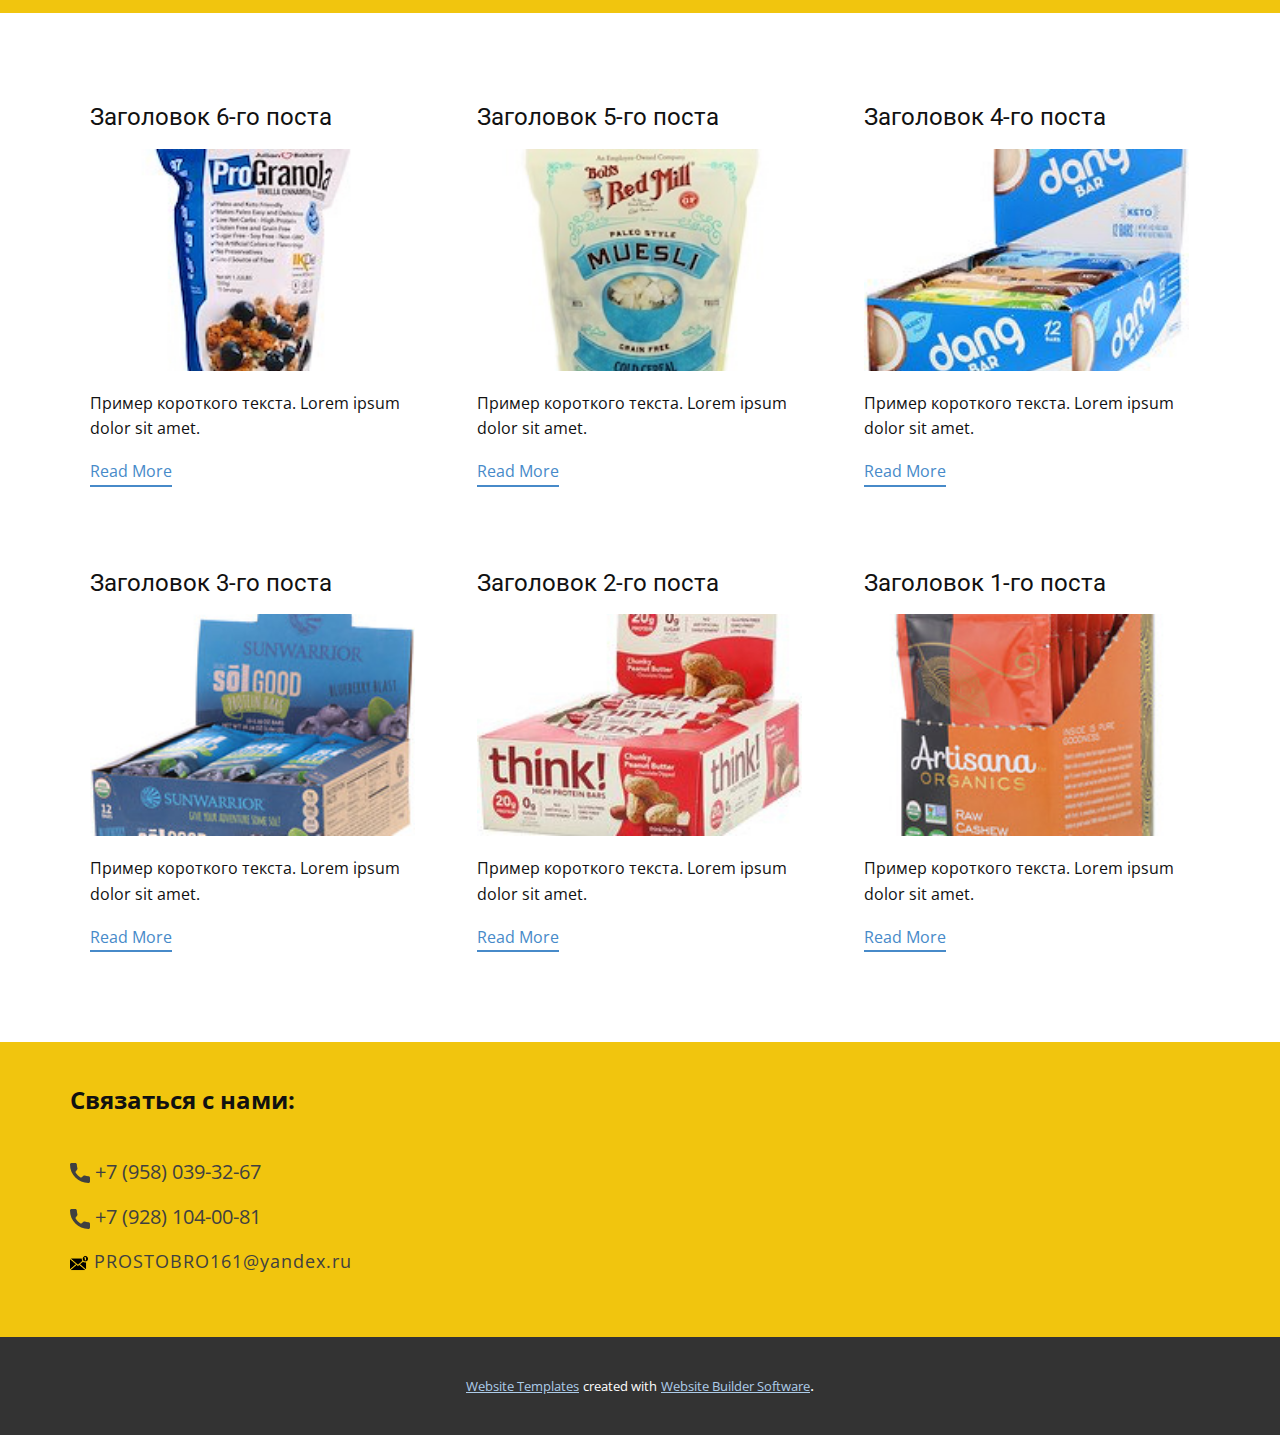
<file: blog/blog.html>
<!DOCTYPE html>
<html style="font-size: 16px;" lang="ru"><head>
    <meta name="viewport" content="width=device-width, initial-scale=1.0">
    <meta charset="utf-8">
    <meta name="keywords" content="">
    <meta name="description" content="">
    <title>Blog Template</title>
    <link rel="stylesheet" href="../nicepage.css" media="screen">
<link rel="stylesheet" href="../Blog-Template.css" media="screen">
    <script class="u-script" type="text/javascript" src="../jquery.js" defer=""></script>
    <script class="u-script" type="text/javascript" src="../nicepage.js" defer=""></script>
    <meta name="generator" content="Nicepage 5.1.5, nicepage.com">
    <link id="u-theme-google-font" rel="stylesheet" href="https://fonts.googleapis.com/css?family=Roboto:100,100i,300,300i,400,400i,500,500i,700,700i,900,900i|Open+Sans:300,300i,400,400i,500,500i,600,600i,700,700i,800,800i">
    
    
    <script type="application/ld+json">{
		"@context": "http://schema.org",
		"@type": "Organization",
		"name": ""
}</script>
    <meta name="theme-color" content="#478ac9">
  </head>
  <body class="u-body u-xl-mode" data-lang="ru"><header class="u-header u-palette-3-base u-header" id="sec-be43" data-animation-name="" data-animation-duration="0" data-animation-delay="0" data-animation-direction=""><div class="u-clearfix u-sheet u-sheet-1"></div></header>
    <section class="u-clearfix u-section-1" id="sec-9475">
      <div class="u-clearfix u-sheet u-valign-middle u-sheet-1"><!--blog--><!--blog_options_json--><!--{"type":"Recent","source":"","tags":"","count":""}--><!--/blog_options_json-->
        <div class="u-blog u-expanded-width u-repeater u-repeater-1"><!--blog_post-->
          <div class="u-blog-post u-container-style u-repeater-item u-white u-repeater-item-1">
            <div class="u-container-layout u-similar-container u-valign-top u-container-layout-1"><!--blog_post_header-->
              <h4 class="u-blog-control u-text u-text-1">
                <a class="u-post-header-link" href="../blog/пост-5.html">Заголовок 6-го поста</a>
              </h4><!--/blog_post_header--><!--blog_post_image-->
              <a class="u-post-header-link" href="../blog/пост-5.html"><img alt="" class="u-blog-control u-expanded-width u-image u-image-default u-image-1" src="../images/35.png"></a><!--/blog_post_image--><!--blog_post_content-->
              <div class="u-blog-control u-post-content u-text u-text-2 fr-view">Пример короткого текста. Lorem ipsum dolor sit amet.</div><!--/blog_post_content--><!--blog_post_readmore-->
              <a href="../blog/пост-5.html" class="u-blog-control u-border-2 u-border-palette-1-base u-btn u-btn-rectangle u-button-style u-none u-btn-1"><!--blog_post_readmore_content--><!--options_json--><!--{"content":"Read More","defaultValue":"Читать дальше"}--><!--/options_json-->Read More<!--/blog_post_readmore_content--></a><!--/blog_post_readmore-->
            </div>
          </div><div class="u-blog-post u-container-style u-repeater-item u-video-cover u-white">
            <div class="u-container-layout u-similar-container u-valign-top u-container-layout-2"><!--blog_post_header-->
              <h4 class="u-blog-control u-text u-text-3">
                <a class="u-post-header-link" href="../blog/пост-4.html">Заголовок 5-го поста</a>
              </h4><!--/blog_post_header--><!--blog_post_image-->
              <a class="u-post-header-link" href="../blog/пост-4.html"><img alt="" class="u-blog-control u-expanded-width u-image u-image-default u-image-2" src="../images/36.png"></a><!--/blog_post_image--><!--blog_post_content-->
              <div class="u-blog-control u-post-content u-text u-text-4 fr-view">Пример короткого текста. Lorem ipsum dolor sit amet.</div><!--/blog_post_content--><!--blog_post_readmore-->
              <a href="../blog/пост-4.html" class="u-blog-control u-border-2 u-border-palette-1-base u-btn u-btn-rectangle u-button-style u-none u-btn-2"><!--blog_post_readmore_content--><!--options_json--><!--{"content":"Read More","defaultValue":"Читать дальше"}--><!--/options_json-->Read More<!--/blog_post_readmore_content--></a><!--/blog_post_readmore-->
            </div>
          </div><div class="u-blog-post u-container-style u-repeater-item u-video-cover u-white">
            <div class="u-container-layout u-similar-container u-valign-top u-container-layout-3"><!--blog_post_header-->
              <h4 class="u-blog-control u-text u-text-5">
                <a class="u-post-header-link" href="../blog/пост-3.html">Заголовок 4-го поста</a>
              </h4><!--/blog_post_header--><!--blog_post_image-->
              <a class="u-post-header-link" href="../blog/пост-3.html"><img alt="" class="u-blog-control u-expanded-width u-image u-image-default u-image-3" src="../images/37.png"></a><!--/blog_post_image--><!--blog_post_content-->
              <div class="u-blog-control u-post-content u-text u-text-6 fr-view">Пример короткого текста. Lorem ipsum dolor sit amet.</div><!--/blog_post_content--><!--blog_post_readmore-->
              <a href="../blog/пост-3.html" class="u-blog-control u-border-2 u-border-palette-1-base u-btn u-btn-rectangle u-button-style u-none u-btn-3"><!--blog_post_readmore_content--><!--options_json--><!--{"content":"Read More","defaultValue":"Читать дальше"}--><!--/options_json-->Read More<!--/blog_post_readmore_content--></a><!--/blog_post_readmore-->
            </div>
          </div><div class="u-blog-post u-container-style u-repeater-item u-white u-repeater-item-1">
            <div class="u-container-layout u-similar-container u-valign-top u-container-layout-1"><!--blog_post_header-->
              <h4 class="u-blog-control u-text u-text-1">
                <a class="u-post-header-link" href="../blog/пост-2.html">Заголовок 3-го поста</a>
              </h4><!--/blog_post_header--><!--blog_post_image-->
              <a class="u-post-header-link" href="../blog/пост-2.html"><img alt="" class="u-blog-control u-expanded-width u-image u-image-default u-image-1" src="../images/38.png"></a><!--/blog_post_image--><!--blog_post_content-->
              <div class="u-blog-control u-post-content u-text u-text-2 fr-view">Пример короткого текста. Lorem ipsum dolor sit amet.</div><!--/blog_post_content--><!--blog_post_readmore-->
              <a href="../blog/пост-2.html" class="u-blog-control u-border-2 u-border-palette-1-base u-btn u-btn-rectangle u-button-style u-none u-btn-1"><!--blog_post_readmore_content--><!--options_json--><!--{"content":"Read More","defaultValue":"Читать дальше"}--><!--/options_json-->Read More<!--/blog_post_readmore_content--></a><!--/blog_post_readmore-->
            </div>
          </div><div class="u-blog-post u-container-style u-repeater-item u-video-cover u-white">
            <div class="u-container-layout u-similar-container u-valign-top u-container-layout-2"><!--blog_post_header-->
              <h4 class="u-blog-control u-text u-text-3">
                <a class="u-post-header-link" href="../blog/пост-1.html">Заголовок 2-го поста</a>
              </h4><!--/blog_post_header--><!--blog_post_image-->
              <a class="u-post-header-link" href="../blog/пост-1.html"><img alt="" class="u-blog-control u-expanded-width u-image u-image-default u-image-2" src="../images/39.png"></a><!--/blog_post_image--><!--blog_post_content-->
              <div class="u-blog-control u-post-content u-text u-text-4 fr-view">Пример короткого текста. Lorem ipsum dolor sit amet.</div><!--/blog_post_content--><!--blog_post_readmore-->
              <a href="../blog/пост-1.html" class="u-blog-control u-border-2 u-border-palette-1-base u-btn u-btn-rectangle u-button-style u-none u-btn-2"><!--blog_post_readmore_content--><!--options_json--><!--{"content":"Read More","defaultValue":"Читать дальше"}--><!--/options_json-->Read More<!--/blog_post_readmore_content--></a><!--/blog_post_readmore-->
            </div>
          </div><div class="u-blog-post u-container-style u-repeater-item u-video-cover u-white">
            <div class="u-container-layout u-similar-container u-valign-top u-container-layout-3"><!--blog_post_header-->
              <h4 class="u-blog-control u-text u-text-5">
                <a class="u-post-header-link" href="../blog/пост.html">Заголовок 1-го поста</a>
              </h4><!--/blog_post_header--><!--blog_post_image-->
              <a class="u-post-header-link" href="../blog/пост.html"><img alt="" class="u-blog-control u-expanded-width u-image u-image-default u-image-3" src="../images/40.png"></a><!--/blog_post_image--><!--blog_post_content-->
              <div class="u-blog-control u-post-content u-text u-text-6 fr-view">Пример короткого текста. Lorem ipsum dolor sit amet.</div><!--/blog_post_content--><!--blog_post_readmore-->
              <a href="../blog/пост.html" class="u-blog-control u-border-2 u-border-palette-1-base u-btn u-btn-rectangle u-button-style u-none u-btn-3"><!--blog_post_readmore_content--><!--options_json--><!--{"content":"Read More","defaultValue":"Читать дальше"}--><!--/options_json-->Read More<!--/blog_post_readmore_content--></a><!--/blog_post_readmore-->
            </div>
          </div><!--/blog_post--><!--blog_post-->
          <!--/blog_post--><!--blog_post-->
          <!--/blog_post-->
        </div><!--/blog-->
      </div>
    </section>
    
    
    <footer class="u-align-center u-clearfix u-footer u-palette-3-base u-footer" id="sec-d04b"><div class="u-clearfix u-sheet u-valign-middle-sm u-valign-middle-xs u-sheet-1">
        <p class="u-text u-text-default u-text-1">Связаться с нами:</p>
        <a href="../tel:+7 (958) 039-32-67" class="u-active-none u-border-2 u-border-grey-75 u-border-no-bottom u-border-no-left u-border-no-right u-border-no-top u-bottom-left-radius-0 u-bottom-right-radius-0 u-btn u-btn-rectangle u-button-style u-hover-none u-none u-radius-0 u-top-left-radius-0 u-top-right-radius-0 u-btn-1">
          <br><span class="u-icon"><svg class="u-svg-content" viewBox="0 0 405.333 405.333" x="0px" y="0px" style="width: 1em; height: 1em;"><path d="M373.333,266.88c-25.003,0-49.493-3.904-72.704-11.563c-11.328-3.904-24.192-0.896-31.637,6.699l-46.016,34.752    c-52.8-28.181-86.592-61.952-114.389-114.368l33.813-44.928c8.512-8.512,11.563-20.971,7.915-32.64    C142.592,81.472,138.667,56.96,138.667,32c0-17.643-14.357-32-32-32H32C14.357,0,0,14.357,0,32    c0,205.845,167.488,373.333,373.333,373.333c17.643,0,32-14.357,32-32V298.88C405.333,281.237,390.976,266.88,373.333,266.88z"></path></svg><img></span>&nbsp;+7 (958) 039-32-67<span style="font-size: 1.25rem;"></span>
        </a>
        <a href="../tel:+7 (928) 104-00-81" class="u-active-none u-border-2 u-border-grey-75 u-border-no-bottom u-border-no-left u-border-no-right u-border-no-top u-bottom-left-radius-0 u-bottom-right-radius-0 u-btn u-btn-rectangle u-button-style u-hover-none u-none u-radius-0 u-top-left-radius-0 u-top-right-radius-0 u-btn-2">
          <br><span class="u-icon"><svg class="u-svg-content" viewBox="0 0 405.333 405.333" x="0px" y="0px" style="width: 1em; height: 1em;"><path d="M373.333,266.88c-25.003,0-49.493-3.904-72.704-11.563c-11.328-3.904-24.192-0.896-31.637,6.699l-46.016,34.752    c-52.8-28.181-86.592-61.952-114.389-114.368l33.813-44.928c8.512-8.512,11.563-20.971,7.915-32.64    C142.592,81.472,138.667,56.96,138.667,32c0-17.643-14.357-32-32-32H32C14.357,0,0,14.357,0,32    c0,205.845,167.488,373.333,373.333,373.333c17.643,0,32-14.357,32-32V298.88C405.333,281.237,390.976,266.88,373.333,266.88z"></path></svg><img></span>&nbsp;+7 (928) 104-00-81<span style="font-size: 1.25rem;"></span>
        </a>
        <a href="../mailto:PROSTOBRO161@yandex.ru" class="u-active-none u-border-2 u-border-grey-75 u-border-no-bottom u-border-no-left u-border-no-right u-border-no-top u-btn u-button-style u-hover-none u-none u-text-hover-palette-1-base u-btn-3"><span class="u-file-icon u-icon"><img src="../images/5335863.png" alt=""></span>&nbsp;PROSTOBRO161@yandex.ru
        </a>
      </div></footer>
    <section class="u-backlink u-clearfix u-grey-80">
      <a class="u-link" href="https://nicepage.com/website-templates" target="_blank">
        <span>Website Templates</span>
      </a>
      <p class="u-text">
        <span>created with</span>
      </p>
      <a class="u-link" href="" target="_blank">
        <span>Website Builder Software</span>
      </a>. 
    </section>
  
</body></html>
</file>
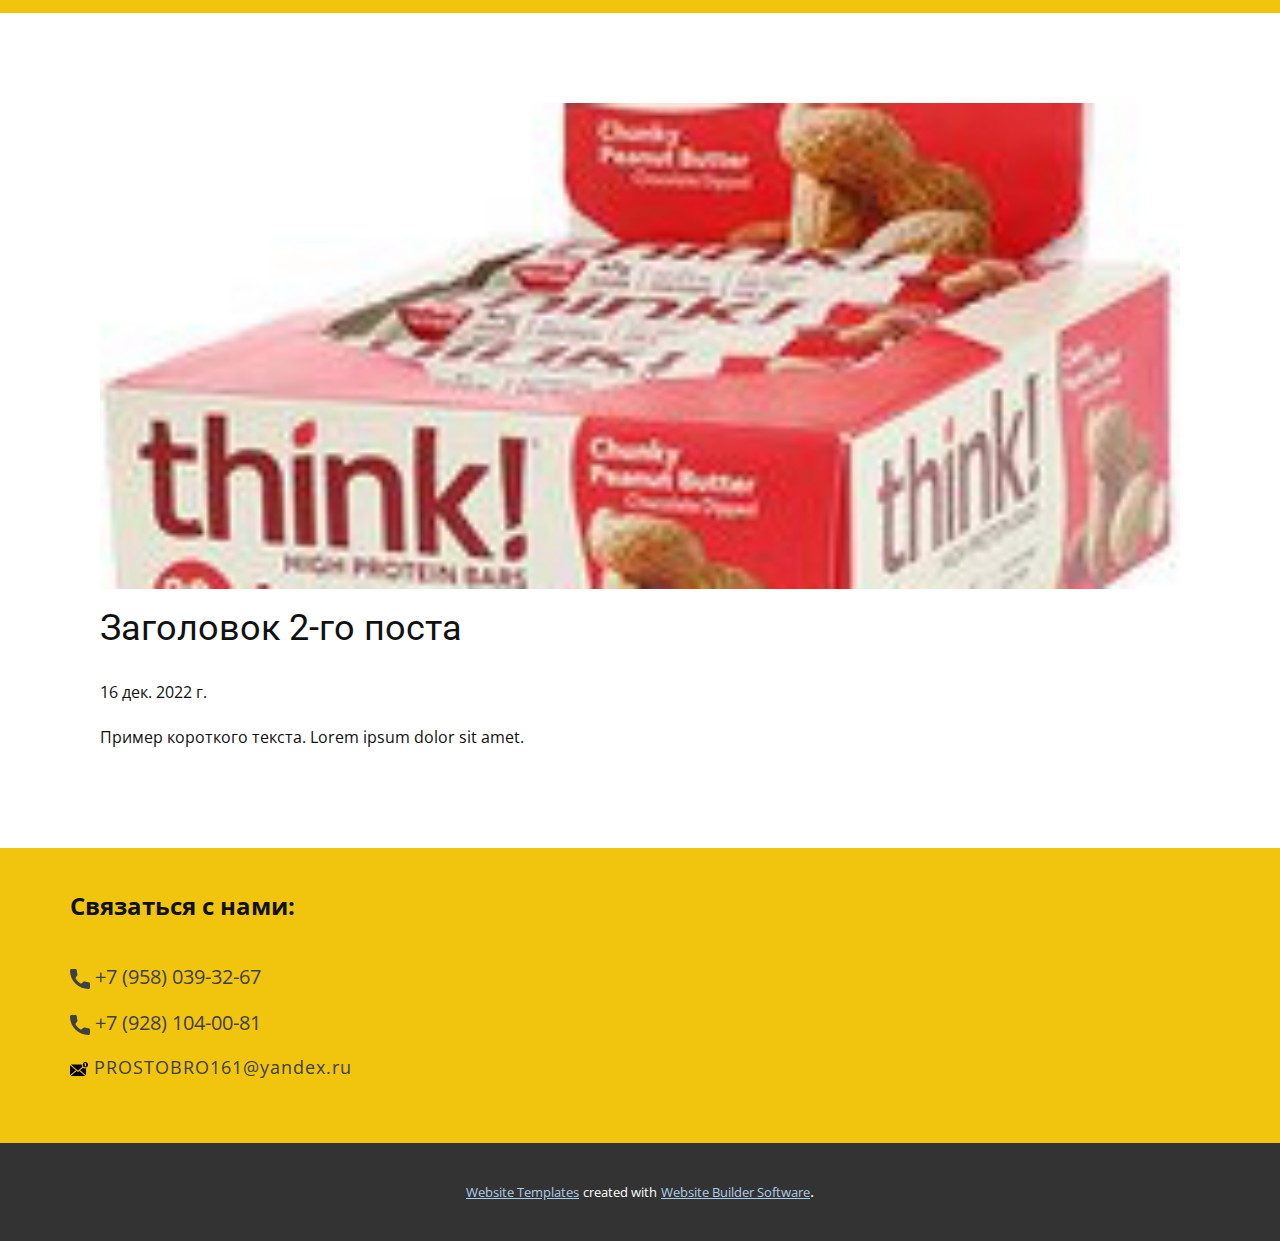
<file: blog/пост-1.html>
<!DOCTYPE html>
<html style="font-size: 16px;" lang="ru"><head>
    <meta name="viewport" content="width=device-width, initial-scale=1.0">
    <meta charset="utf-8">
    <meta name="keywords" content="Заголовок 1-го поста">
    <meta name="description" content="">
    <title>Заголовок 2-го поста</title>
    <link rel="stylesheet" href="../nicepage.css" media="screen">
<link rel="stylesheet" href="../Post-Template.css" media="screen">
    <script class="u-script" type="text/javascript" src="../jquery.js" defer=""></script>
    <script class="u-script" type="text/javascript" src="../nicepage.js" defer=""></script>
    <meta name="generator" content="Nicepage 5.1.5, nicepage.com">
    <link id="u-theme-google-font" rel="stylesheet" href="https://fonts.googleapis.com/css?family=Roboto:100,100i,300,300i,400,400i,500,500i,700,700i,900,900i|Open+Sans:300,300i,400,400i,500,500i,600,600i,700,700i,800,800i">
    
    
    <script type="application/ld+json">{
		"@context": "http://schema.org",
		"@type": "Organization",
		"name": ""
}</script>
    <meta name="theme-color" content="#478ac9">
  </head>
  <body class="u-body u-xl-mode" data-lang="ru"><header class="u-header u-palette-3-base u-header" id="sec-be43" data-animation-name="" data-animation-duration="0" data-animation-delay="0" data-animation-direction=""><div class="u-clearfix u-sheet u-sheet-1"></div></header>
    <section class="u-align-center u-clearfix u-section-1" id="sec-07cd">
      <div class="u-clearfix u-sheet u-valign-middle-md u-valign-middle-sm u-valign-middle-xs u-sheet-1"><!--post_details--><!--post_details_options_json--><!--{"source":""}--><!--/post_details_options_json--><!--blog_post-->
        <div class="u-container-style u-expanded-width u-post-details u-post-details-1">
          <div class="u-container-layout u-valign-middle u-container-layout-1"><!--blog_post_image-->
            <img alt="" class="u-blog-control u-expanded-width u-image u-image-default u-image-1" src="../images/39.png"><!--/blog_post_image--><!--blog_post_header-->
            <h2 class="u-blog-control u-text u-text-1">Заголовок 2-го поста</h2><!--/blog_post_header--><!--blog_post_metadata-->
            <div class="u-blog-control u-metadata u-metadata-1"><!--blog_post_metadata_date-->
              <span class="u-meta-date u-meta-icon">16 дек. 2022 г.</span><!--/blog_post_metadata_date--><!--blog_post_metadata_category-->
              <!--/blog_post_metadata_category--><!--blog_post_metadata_comments-->
              <!--/blog_post_metadata_comments-->
            </div><!--/blog_post_metadata--><!--blog_post_content-->
            <div class="u-align-justify u-blog-control u-post-content u-text u-text-2 fr-view">
  Пример короткого текста. Lorem ipsum dolor sit amet.
  </div><!--/blog_post_content-->
          </div>
        </div><!--/blog_post--><!--/post_details-->
      </div>
    </section>
    
    
    <footer class="u-align-center u-clearfix u-footer u-palette-3-base u-footer" id="sec-d04b"><div class="u-clearfix u-sheet u-valign-middle-sm u-valign-middle-xs u-sheet-1">
        <p class="u-text u-text-default u-text-1">Связаться с нами:</p>
        <a href="../tel:+7 (958) 039-32-67" class="u-active-none u-border-2 u-border-grey-75 u-border-no-bottom u-border-no-left u-border-no-right u-border-no-top u-bottom-left-radius-0 u-bottom-right-radius-0 u-btn u-btn-rectangle u-button-style u-hover-none u-none u-radius-0 u-top-left-radius-0 u-top-right-radius-0 u-btn-1">
          <br><span class="u-icon"><svg class="u-svg-content" viewBox="0 0 405.333 405.333" x="0px" y="0px" style="width: 1em; height: 1em;"><path d="M373.333,266.88c-25.003,0-49.493-3.904-72.704-11.563c-11.328-3.904-24.192-0.896-31.637,6.699l-46.016,34.752    c-52.8-28.181-86.592-61.952-114.389-114.368l33.813-44.928c8.512-8.512,11.563-20.971,7.915-32.64    C142.592,81.472,138.667,56.96,138.667,32c0-17.643-14.357-32-32-32H32C14.357,0,0,14.357,0,32    c0,205.845,167.488,373.333,373.333,373.333c17.643,0,32-14.357,32-32V298.88C405.333,281.237,390.976,266.88,373.333,266.88z"></path></svg><img></span>&nbsp;+7 (958) 039-32-67<span style="font-size: 1.25rem;"></span>
        </a>
        <a href="../tel:+7 (928) 104-00-81" class="u-active-none u-border-2 u-border-grey-75 u-border-no-bottom u-border-no-left u-border-no-right u-border-no-top u-bottom-left-radius-0 u-bottom-right-radius-0 u-btn u-btn-rectangle u-button-style u-hover-none u-none u-radius-0 u-top-left-radius-0 u-top-right-radius-0 u-btn-2">
          <br><span class="u-icon"><svg class="u-svg-content" viewBox="0 0 405.333 405.333" x="0px" y="0px" style="width: 1em; height: 1em;"><path d="M373.333,266.88c-25.003,0-49.493-3.904-72.704-11.563c-11.328-3.904-24.192-0.896-31.637,6.699l-46.016,34.752    c-52.8-28.181-86.592-61.952-114.389-114.368l33.813-44.928c8.512-8.512,11.563-20.971,7.915-32.64    C142.592,81.472,138.667,56.96,138.667,32c0-17.643-14.357-32-32-32H32C14.357,0,0,14.357,0,32    c0,205.845,167.488,373.333,373.333,373.333c17.643,0,32-14.357,32-32V298.88C405.333,281.237,390.976,266.88,373.333,266.88z"></path></svg><img></span>&nbsp;+7 (928) 104-00-81<span style="font-size: 1.25rem;"></span>
        </a>
        <a href="../mailto:PROSTOBRO161@yandex.ru" class="u-active-none u-border-2 u-border-grey-75 u-border-no-bottom u-border-no-left u-border-no-right u-border-no-top u-btn u-button-style u-hover-none u-none u-text-hover-palette-1-base u-btn-3"><span class="u-file-icon u-icon"><img src="../images/5335863.png" alt=""></span>&nbsp;PROSTOBRO161@yandex.ru
        </a>
      </div></footer>
    <section class="u-backlink u-clearfix u-grey-80">
      <a class="u-link" href="https://nicepage.com/website-templates" target="_blank">
        <span>Website Templates</span>
      </a>
      <p class="u-text">
        <span>created with</span>
      </p>
      <a class="u-link" href="" target="_blank">
        <span>Website Builder Software</span>
      </a>. 
    </section>
  
</body></html>
</file>
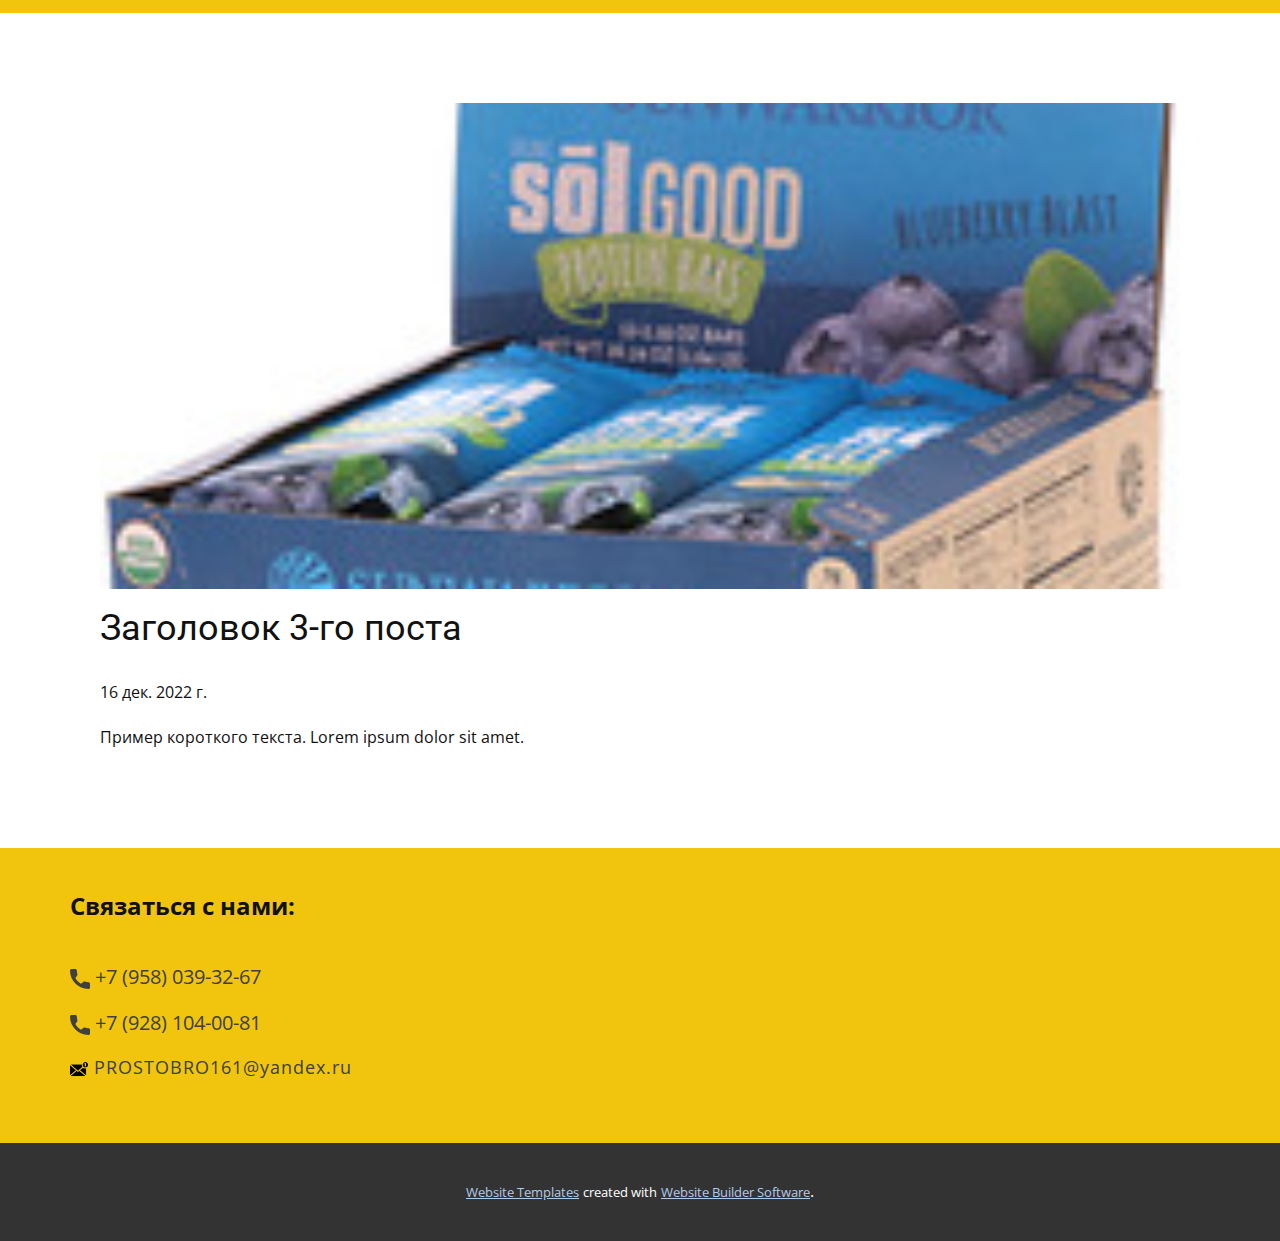
<file: blog/пост-2.html>
<!DOCTYPE html>
<html style="font-size: 16px;" lang="ru"><head>
    <meta name="viewport" content="width=device-width, initial-scale=1.0">
    <meta charset="utf-8">
    <meta name="keywords" content="Заголовок 1-го поста">
    <meta name="description" content="">
    <title>Заголовок 3-го поста</title>
    <link rel="stylesheet" href="../nicepage.css" media="screen">
<link rel="stylesheet" href="../Post-Template.css" media="screen">
    <script class="u-script" type="text/javascript" src="../jquery.js" defer=""></script>
    <script class="u-script" type="text/javascript" src="../nicepage.js" defer=""></script>
    <meta name="generator" content="Nicepage 5.1.5, nicepage.com">
    <link id="u-theme-google-font" rel="stylesheet" href="https://fonts.googleapis.com/css?family=Roboto:100,100i,300,300i,400,400i,500,500i,700,700i,900,900i|Open+Sans:300,300i,400,400i,500,500i,600,600i,700,700i,800,800i">
    
    
    <script type="application/ld+json">{
		"@context": "http://schema.org",
		"@type": "Organization",
		"name": ""
}</script>
    <meta name="theme-color" content="#478ac9">
  </head>
  <body class="u-body u-xl-mode" data-lang="ru"><header class="u-header u-palette-3-base u-header" id="sec-be43" data-animation-name="" data-animation-duration="0" data-animation-delay="0" data-animation-direction=""><div class="u-clearfix u-sheet u-sheet-1"></div></header>
    <section class="u-align-center u-clearfix u-section-1" id="sec-07cd">
      <div class="u-clearfix u-sheet u-valign-middle-md u-valign-middle-sm u-valign-middle-xs u-sheet-1"><!--post_details--><!--post_details_options_json--><!--{"source":""}--><!--/post_details_options_json--><!--blog_post-->
        <div class="u-container-style u-expanded-width u-post-details u-post-details-1">
          <div class="u-container-layout u-valign-middle u-container-layout-1"><!--blog_post_image-->
            <img alt="" class="u-blog-control u-expanded-width u-image u-image-default u-image-1" src="../images/38.png"><!--/blog_post_image--><!--blog_post_header-->
            <h2 class="u-blog-control u-text u-text-1">Заголовок 3-го поста</h2><!--/blog_post_header--><!--blog_post_metadata-->
            <div class="u-blog-control u-metadata u-metadata-1"><!--blog_post_metadata_date-->
              <span class="u-meta-date u-meta-icon">16 дек. 2022 г.</span><!--/blog_post_metadata_date--><!--blog_post_metadata_category-->
              <!--/blog_post_metadata_category--><!--blog_post_metadata_comments-->
              <!--/blog_post_metadata_comments-->
            </div><!--/blog_post_metadata--><!--blog_post_content-->
            <div class="u-align-justify u-blog-control u-post-content u-text u-text-2 fr-view">
  Пример короткого текста. Lorem ipsum dolor sit amet.
  </div><!--/blog_post_content-->
          </div>
        </div><!--/blog_post--><!--/post_details-->
      </div>
    </section>
    
    
    <footer class="u-align-center u-clearfix u-footer u-palette-3-base u-footer" id="sec-d04b"><div class="u-clearfix u-sheet u-valign-middle-sm u-valign-middle-xs u-sheet-1">
        <p class="u-text u-text-default u-text-1">Связаться с нами:</p>
        <a href="../tel:+7 (958) 039-32-67" class="u-active-none u-border-2 u-border-grey-75 u-border-no-bottom u-border-no-left u-border-no-right u-border-no-top u-bottom-left-radius-0 u-bottom-right-radius-0 u-btn u-btn-rectangle u-button-style u-hover-none u-none u-radius-0 u-top-left-radius-0 u-top-right-radius-0 u-btn-1">
          <br><span class="u-icon"><svg class="u-svg-content" viewBox="0 0 405.333 405.333" x="0px" y="0px" style="width: 1em; height: 1em;"><path d="M373.333,266.88c-25.003,0-49.493-3.904-72.704-11.563c-11.328-3.904-24.192-0.896-31.637,6.699l-46.016,34.752    c-52.8-28.181-86.592-61.952-114.389-114.368l33.813-44.928c8.512-8.512,11.563-20.971,7.915-32.64    C142.592,81.472,138.667,56.96,138.667,32c0-17.643-14.357-32-32-32H32C14.357,0,0,14.357,0,32    c0,205.845,167.488,373.333,373.333,373.333c17.643,0,32-14.357,32-32V298.88C405.333,281.237,390.976,266.88,373.333,266.88z"></path></svg><img></span>&nbsp;+7 (958) 039-32-67<span style="font-size: 1.25rem;"></span>
        </a>
        <a href="../tel:+7 (928) 104-00-81" class="u-active-none u-border-2 u-border-grey-75 u-border-no-bottom u-border-no-left u-border-no-right u-border-no-top u-bottom-left-radius-0 u-bottom-right-radius-0 u-btn u-btn-rectangle u-button-style u-hover-none u-none u-radius-0 u-top-left-radius-0 u-top-right-radius-0 u-btn-2">
          <br><span class="u-icon"><svg class="u-svg-content" viewBox="0 0 405.333 405.333" x="0px" y="0px" style="width: 1em; height: 1em;"><path d="M373.333,266.88c-25.003,0-49.493-3.904-72.704-11.563c-11.328-3.904-24.192-0.896-31.637,6.699l-46.016,34.752    c-52.8-28.181-86.592-61.952-114.389-114.368l33.813-44.928c8.512-8.512,11.563-20.971,7.915-32.64    C142.592,81.472,138.667,56.96,138.667,32c0-17.643-14.357-32-32-32H32C14.357,0,0,14.357,0,32    c0,205.845,167.488,373.333,373.333,373.333c17.643,0,32-14.357,32-32V298.88C405.333,281.237,390.976,266.88,373.333,266.88z"></path></svg><img></span>&nbsp;+7 (928) 104-00-81<span style="font-size: 1.25rem;"></span>
        </a>
        <a href="../mailto:PROSTOBRO161@yandex.ru" class="u-active-none u-border-2 u-border-grey-75 u-border-no-bottom u-border-no-left u-border-no-right u-border-no-top u-btn u-button-style u-hover-none u-none u-text-hover-palette-1-base u-btn-3"><span class="u-file-icon u-icon"><img src="../images/5335863.png" alt=""></span>&nbsp;PROSTOBRO161@yandex.ru
        </a>
      </div></footer>
    <section class="u-backlink u-clearfix u-grey-80">
      <a class="u-link" href="https://nicepage.com/website-templates" target="_blank">
        <span>Website Templates</span>
      </a>
      <p class="u-text">
        <span>created with</span>
      </p>
      <a class="u-link" href="" target="_blank">
        <span>Website Builder Software</span>
      </a>. 
    </section>
  
</body></html>
</file>
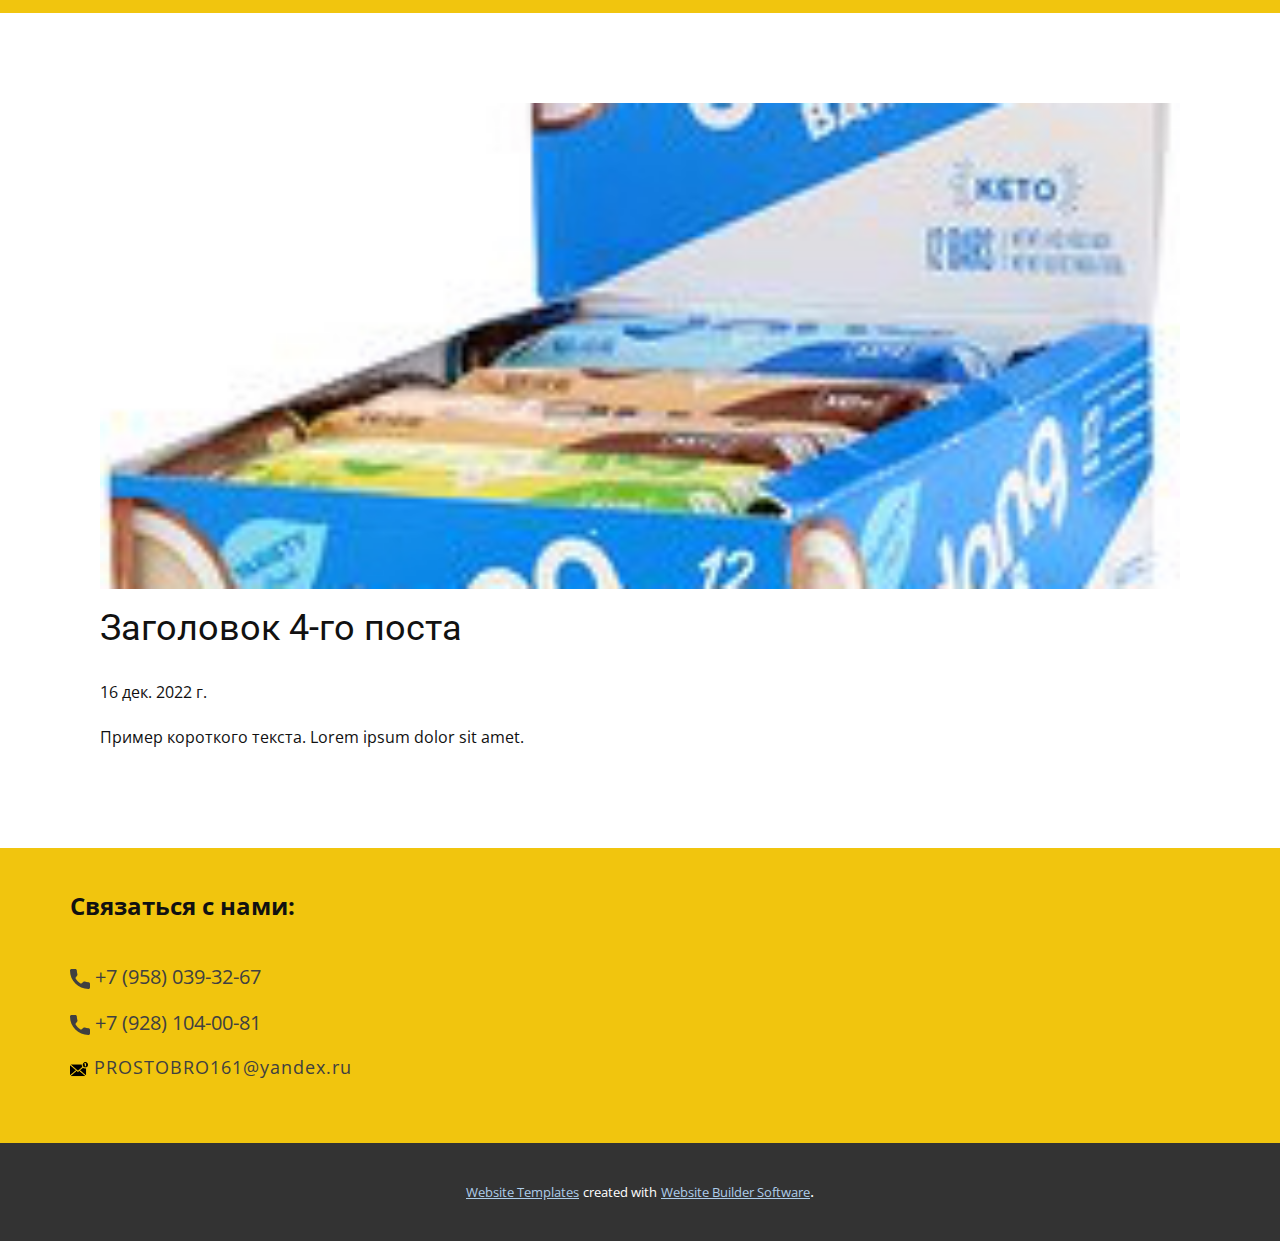
<file: blog/пост-3.html>
<!DOCTYPE html>
<html style="font-size: 16px;" lang="ru"><head>
    <meta name="viewport" content="width=device-width, initial-scale=1.0">
    <meta charset="utf-8">
    <meta name="keywords" content="Заголовок 1-го поста">
    <meta name="description" content="">
    <title>Заголовок 4-го поста</title>
    <link rel="stylesheet" href="../nicepage.css" media="screen">
<link rel="stylesheet" href="../Post-Template.css" media="screen">
    <script class="u-script" type="text/javascript" src="../jquery.js" defer=""></script>
    <script class="u-script" type="text/javascript" src="../nicepage.js" defer=""></script>
    <meta name="generator" content="Nicepage 5.1.5, nicepage.com">
    <link id="u-theme-google-font" rel="stylesheet" href="https://fonts.googleapis.com/css?family=Roboto:100,100i,300,300i,400,400i,500,500i,700,700i,900,900i|Open+Sans:300,300i,400,400i,500,500i,600,600i,700,700i,800,800i">
    
    
    <script type="application/ld+json">{
		"@context": "http://schema.org",
		"@type": "Organization",
		"name": ""
}</script>
    <meta name="theme-color" content="#478ac9">
  </head>
  <body class="u-body u-xl-mode" data-lang="ru"><header class="u-header u-palette-3-base u-header" id="sec-be43" data-animation-name="" data-animation-duration="0" data-animation-delay="0" data-animation-direction=""><div class="u-clearfix u-sheet u-sheet-1"></div></header>
    <section class="u-align-center u-clearfix u-section-1" id="sec-07cd">
      <div class="u-clearfix u-sheet u-valign-middle-md u-valign-middle-sm u-valign-middle-xs u-sheet-1"><!--post_details--><!--post_details_options_json--><!--{"source":""}--><!--/post_details_options_json--><!--blog_post-->
        <div class="u-container-style u-expanded-width u-post-details u-post-details-1">
          <div class="u-container-layout u-valign-middle u-container-layout-1"><!--blog_post_image-->
            <img alt="" class="u-blog-control u-expanded-width u-image u-image-default u-image-1" src="../images/37.png"><!--/blog_post_image--><!--blog_post_header-->
            <h2 class="u-blog-control u-text u-text-1">Заголовок 4-го поста</h2><!--/blog_post_header--><!--blog_post_metadata-->
            <div class="u-blog-control u-metadata u-metadata-1"><!--blog_post_metadata_date-->
              <span class="u-meta-date u-meta-icon">16 дек. 2022 г.</span><!--/blog_post_metadata_date--><!--blog_post_metadata_category-->
              <!--/blog_post_metadata_category--><!--blog_post_metadata_comments-->
              <!--/blog_post_metadata_comments-->
            </div><!--/blog_post_metadata--><!--blog_post_content-->
            <div class="u-align-justify u-blog-control u-post-content u-text u-text-2 fr-view">
  Пример короткого текста. Lorem ipsum dolor sit amet.
  </div><!--/blog_post_content-->
          </div>
        </div><!--/blog_post--><!--/post_details-->
      </div>
    </section>
    
    
    <footer class="u-align-center u-clearfix u-footer u-palette-3-base u-footer" id="sec-d04b"><div class="u-clearfix u-sheet u-valign-middle-sm u-valign-middle-xs u-sheet-1">
        <p class="u-text u-text-default u-text-1">Связаться с нами:</p>
        <a href="../tel:+7 (958) 039-32-67" class="u-active-none u-border-2 u-border-grey-75 u-border-no-bottom u-border-no-left u-border-no-right u-border-no-top u-bottom-left-radius-0 u-bottom-right-radius-0 u-btn u-btn-rectangle u-button-style u-hover-none u-none u-radius-0 u-top-left-radius-0 u-top-right-radius-0 u-btn-1">
          <br><span class="u-icon"><svg class="u-svg-content" viewBox="0 0 405.333 405.333" x="0px" y="0px" style="width: 1em; height: 1em;"><path d="M373.333,266.88c-25.003,0-49.493-3.904-72.704-11.563c-11.328-3.904-24.192-0.896-31.637,6.699l-46.016,34.752    c-52.8-28.181-86.592-61.952-114.389-114.368l33.813-44.928c8.512-8.512,11.563-20.971,7.915-32.64    C142.592,81.472,138.667,56.96,138.667,32c0-17.643-14.357-32-32-32H32C14.357,0,0,14.357,0,32    c0,205.845,167.488,373.333,373.333,373.333c17.643,0,32-14.357,32-32V298.88C405.333,281.237,390.976,266.88,373.333,266.88z"></path></svg><img></span>&nbsp;+7 (958) 039-32-67<span style="font-size: 1.25rem;"></span>
        </a>
        <a href="../tel:+7 (928) 104-00-81" class="u-active-none u-border-2 u-border-grey-75 u-border-no-bottom u-border-no-left u-border-no-right u-border-no-top u-bottom-left-radius-0 u-bottom-right-radius-0 u-btn u-btn-rectangle u-button-style u-hover-none u-none u-radius-0 u-top-left-radius-0 u-top-right-radius-0 u-btn-2">
          <br><span class="u-icon"><svg class="u-svg-content" viewBox="0 0 405.333 405.333" x="0px" y="0px" style="width: 1em; height: 1em;"><path d="M373.333,266.88c-25.003,0-49.493-3.904-72.704-11.563c-11.328-3.904-24.192-0.896-31.637,6.699l-46.016,34.752    c-52.8-28.181-86.592-61.952-114.389-114.368l33.813-44.928c8.512-8.512,11.563-20.971,7.915-32.64    C142.592,81.472,138.667,56.96,138.667,32c0-17.643-14.357-32-32-32H32C14.357,0,0,14.357,0,32    c0,205.845,167.488,373.333,373.333,373.333c17.643,0,32-14.357,32-32V298.88C405.333,281.237,390.976,266.88,373.333,266.88z"></path></svg><img></span>&nbsp;+7 (928) 104-00-81<span style="font-size: 1.25rem;"></span>
        </a>
        <a href="../mailto:PROSTOBRO161@yandex.ru" class="u-active-none u-border-2 u-border-grey-75 u-border-no-bottom u-border-no-left u-border-no-right u-border-no-top u-btn u-button-style u-hover-none u-none u-text-hover-palette-1-base u-btn-3"><span class="u-file-icon u-icon"><img src="../images/5335863.png" alt=""></span>&nbsp;PROSTOBRO161@yandex.ru
        </a>
      </div></footer>
    <section class="u-backlink u-clearfix u-grey-80">
      <a class="u-link" href="https://nicepage.com/website-templates" target="_blank">
        <span>Website Templates</span>
      </a>
      <p class="u-text">
        <span>created with</span>
      </p>
      <a class="u-link" href="" target="_blank">
        <span>Website Builder Software</span>
      </a>. 
    </section>
  
</body></html>
</file>
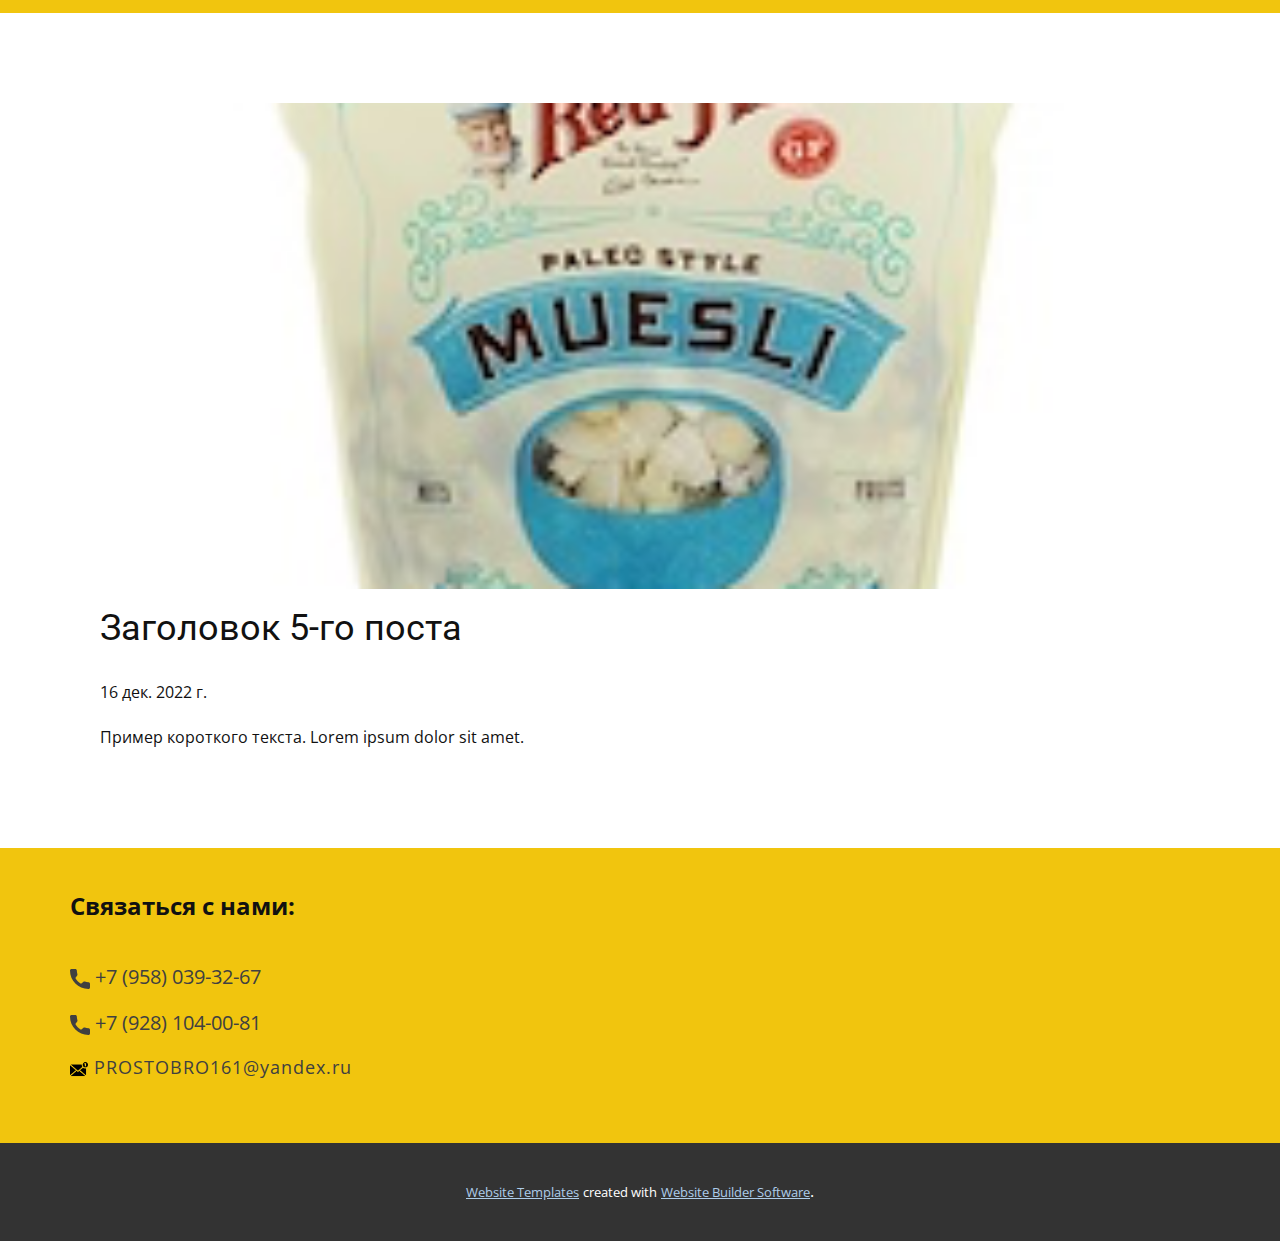
<file: blog/пост-4.html>
<!DOCTYPE html>
<html style="font-size: 16px;" lang="ru"><head>
    <meta name="viewport" content="width=device-width, initial-scale=1.0">
    <meta charset="utf-8">
    <meta name="keywords" content="Заголовок 1-го поста">
    <meta name="description" content="">
    <title>Заголовок 5-го поста</title>
    <link rel="stylesheet" href="../nicepage.css" media="screen">
<link rel="stylesheet" href="../Post-Template.css" media="screen">
    <script class="u-script" type="text/javascript" src="../jquery.js" defer=""></script>
    <script class="u-script" type="text/javascript" src="../nicepage.js" defer=""></script>
    <meta name="generator" content="Nicepage 5.1.5, nicepage.com">
    <link id="u-theme-google-font" rel="stylesheet" href="https://fonts.googleapis.com/css?family=Roboto:100,100i,300,300i,400,400i,500,500i,700,700i,900,900i|Open+Sans:300,300i,400,400i,500,500i,600,600i,700,700i,800,800i">
    
    
    <script type="application/ld+json">{
		"@context": "http://schema.org",
		"@type": "Organization",
		"name": ""
}</script>
    <meta name="theme-color" content="#478ac9">
  </head>
  <body class="u-body u-xl-mode" data-lang="ru"><header class="u-header u-palette-3-base u-header" id="sec-be43" data-animation-name="" data-animation-duration="0" data-animation-delay="0" data-animation-direction=""><div class="u-clearfix u-sheet u-sheet-1"></div></header>
    <section class="u-align-center u-clearfix u-section-1" id="sec-07cd">
      <div class="u-clearfix u-sheet u-valign-middle-md u-valign-middle-sm u-valign-middle-xs u-sheet-1"><!--post_details--><!--post_details_options_json--><!--{"source":""}--><!--/post_details_options_json--><!--blog_post-->
        <div class="u-container-style u-expanded-width u-post-details u-post-details-1">
          <div class="u-container-layout u-valign-middle u-container-layout-1"><!--blog_post_image-->
            <img alt="" class="u-blog-control u-expanded-width u-image u-image-default u-image-1" src="../images/36.png"><!--/blog_post_image--><!--blog_post_header-->
            <h2 class="u-blog-control u-text u-text-1">Заголовок 5-го поста</h2><!--/blog_post_header--><!--blog_post_metadata-->
            <div class="u-blog-control u-metadata u-metadata-1"><!--blog_post_metadata_date-->
              <span class="u-meta-date u-meta-icon">16 дек. 2022 г.</span><!--/blog_post_metadata_date--><!--blog_post_metadata_category-->
              <!--/blog_post_metadata_category--><!--blog_post_metadata_comments-->
              <!--/blog_post_metadata_comments-->
            </div><!--/blog_post_metadata--><!--blog_post_content-->
            <div class="u-align-justify u-blog-control u-post-content u-text u-text-2 fr-view">
  Пример короткого текста. Lorem ipsum dolor sit amet.
  </div><!--/blog_post_content-->
          </div>
        </div><!--/blog_post--><!--/post_details-->
      </div>
    </section>
    
    
    <footer class="u-align-center u-clearfix u-footer u-palette-3-base u-footer" id="sec-d04b"><div class="u-clearfix u-sheet u-valign-middle-sm u-valign-middle-xs u-sheet-1">
        <p class="u-text u-text-default u-text-1">Связаться с нами:</p>
        <a href="../tel:+7 (958) 039-32-67" class="u-active-none u-border-2 u-border-grey-75 u-border-no-bottom u-border-no-left u-border-no-right u-border-no-top u-bottom-left-radius-0 u-bottom-right-radius-0 u-btn u-btn-rectangle u-button-style u-hover-none u-none u-radius-0 u-top-left-radius-0 u-top-right-radius-0 u-btn-1">
          <br><span class="u-icon"><svg class="u-svg-content" viewBox="0 0 405.333 405.333" x="0px" y="0px" style="width: 1em; height: 1em;"><path d="M373.333,266.88c-25.003,0-49.493-3.904-72.704-11.563c-11.328-3.904-24.192-0.896-31.637,6.699l-46.016,34.752    c-52.8-28.181-86.592-61.952-114.389-114.368l33.813-44.928c8.512-8.512,11.563-20.971,7.915-32.64    C142.592,81.472,138.667,56.96,138.667,32c0-17.643-14.357-32-32-32H32C14.357,0,0,14.357,0,32    c0,205.845,167.488,373.333,373.333,373.333c17.643,0,32-14.357,32-32V298.88C405.333,281.237,390.976,266.88,373.333,266.88z"></path></svg><img></span>&nbsp;+7 (958) 039-32-67<span style="font-size: 1.25rem;"></span>
        </a>
        <a href="../tel:+7 (928) 104-00-81" class="u-active-none u-border-2 u-border-grey-75 u-border-no-bottom u-border-no-left u-border-no-right u-border-no-top u-bottom-left-radius-0 u-bottom-right-radius-0 u-btn u-btn-rectangle u-button-style u-hover-none u-none u-radius-0 u-top-left-radius-0 u-top-right-radius-0 u-btn-2">
          <br><span class="u-icon"><svg class="u-svg-content" viewBox="0 0 405.333 405.333" x="0px" y="0px" style="width: 1em; height: 1em;"><path d="M373.333,266.88c-25.003,0-49.493-3.904-72.704-11.563c-11.328-3.904-24.192-0.896-31.637,6.699l-46.016,34.752    c-52.8-28.181-86.592-61.952-114.389-114.368l33.813-44.928c8.512-8.512,11.563-20.971,7.915-32.64    C142.592,81.472,138.667,56.96,138.667,32c0-17.643-14.357-32-32-32H32C14.357,0,0,14.357,0,32    c0,205.845,167.488,373.333,373.333,373.333c17.643,0,32-14.357,32-32V298.88C405.333,281.237,390.976,266.88,373.333,266.88z"></path></svg><img></span>&nbsp;+7 (928) 104-00-81<span style="font-size: 1.25rem;"></span>
        </a>
        <a href="../mailto:PROSTOBRO161@yandex.ru" class="u-active-none u-border-2 u-border-grey-75 u-border-no-bottom u-border-no-left u-border-no-right u-border-no-top u-btn u-button-style u-hover-none u-none u-text-hover-palette-1-base u-btn-3"><span class="u-file-icon u-icon"><img src="../images/5335863.png" alt=""></span>&nbsp;PROSTOBRO161@yandex.ru
        </a>
      </div></footer>
    <section class="u-backlink u-clearfix u-grey-80">
      <a class="u-link" href="https://nicepage.com/website-templates" target="_blank">
        <span>Website Templates</span>
      </a>
      <p class="u-text">
        <span>created with</span>
      </p>
      <a class="u-link" href="" target="_blank">
        <span>Website Builder Software</span>
      </a>. 
    </section>
  
</body></html>
</file>
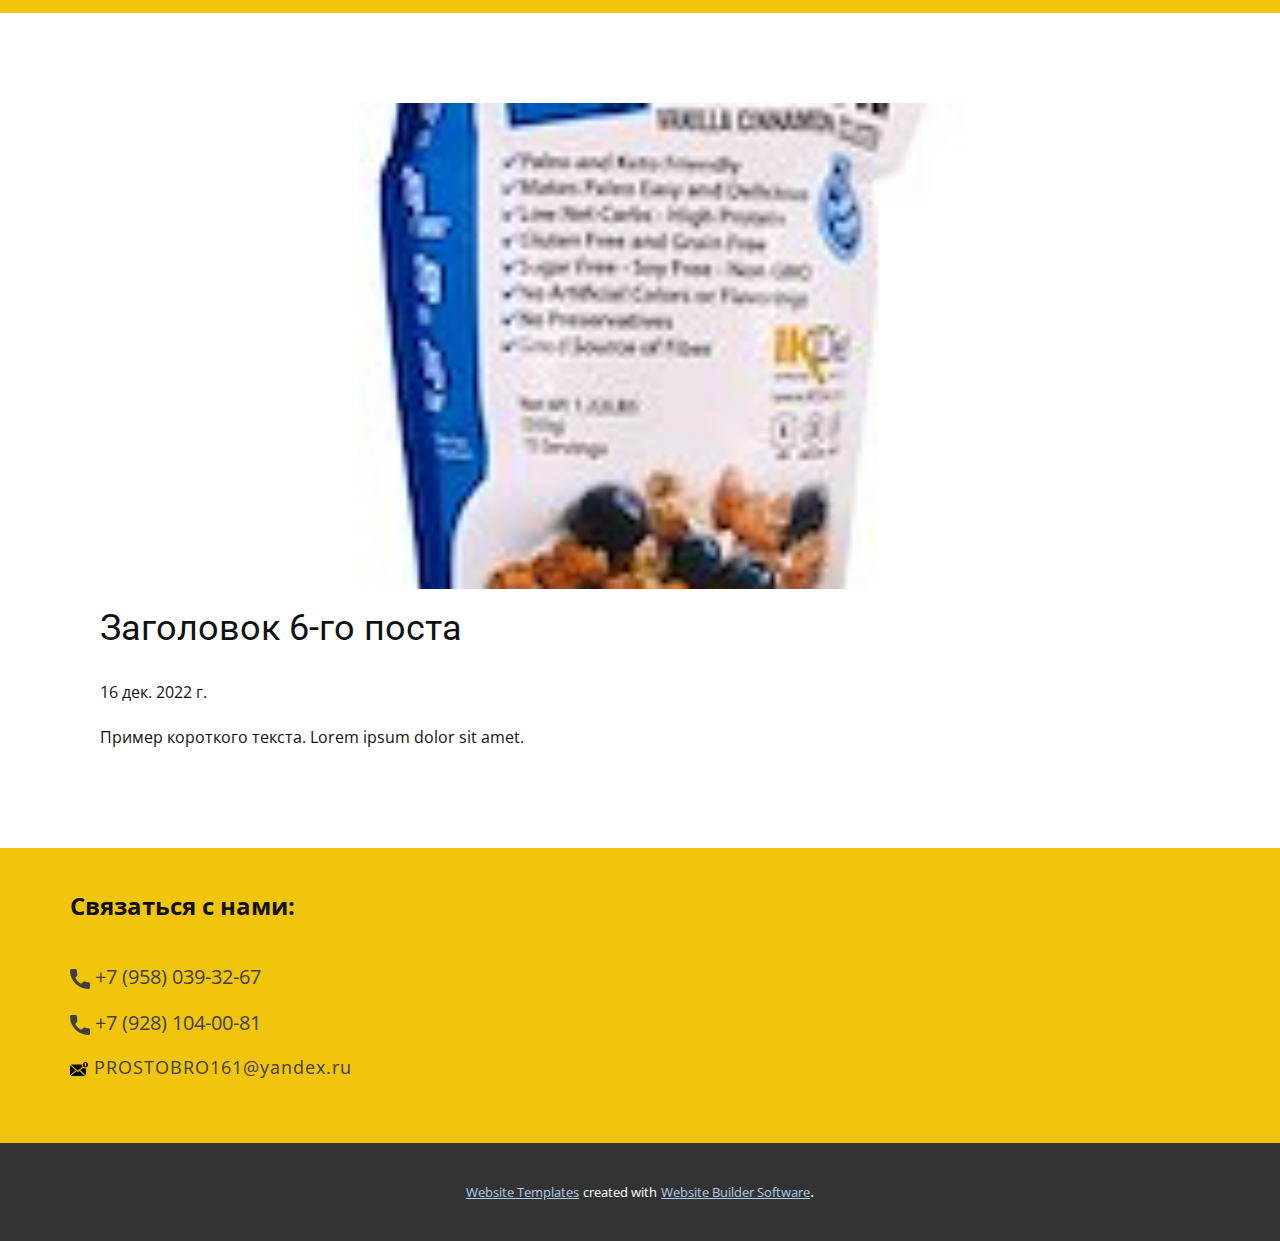
<file: blog/пост-5.html>
<!DOCTYPE html>
<html style="font-size: 16px;" lang="ru"><head>
    <meta name="viewport" content="width=device-width, initial-scale=1.0">
    <meta charset="utf-8">
    <meta name="keywords" content="Заголовок 1-го поста">
    <meta name="description" content="">
    <title>Заголовок 6-го поста</title>
    <link rel="stylesheet" href="../nicepage.css" media="screen">
<link rel="stylesheet" href="../Post-Template.css" media="screen">
    <script class="u-script" type="text/javascript" src="../jquery.js" defer=""></script>
    <script class="u-script" type="text/javascript" src="../nicepage.js" defer=""></script>
    <meta name="generator" content="Nicepage 5.1.5, nicepage.com">
    <link id="u-theme-google-font" rel="stylesheet" href="https://fonts.googleapis.com/css?family=Roboto:100,100i,300,300i,400,400i,500,500i,700,700i,900,900i|Open+Sans:300,300i,400,400i,500,500i,600,600i,700,700i,800,800i">
    
    
    <script type="application/ld+json">{
		"@context": "http://schema.org",
		"@type": "Organization",
		"name": ""
}</script>
    <meta name="theme-color" content="#478ac9">
  </head>
  <body class="u-body u-xl-mode" data-lang="ru"><header class="u-header u-palette-3-base u-header" id="sec-be43" data-animation-name="" data-animation-duration="0" data-animation-delay="0" data-animation-direction=""><div class="u-clearfix u-sheet u-sheet-1"></div></header>
    <section class="u-align-center u-clearfix u-section-1" id="sec-07cd">
      <div class="u-clearfix u-sheet u-valign-middle-md u-valign-middle-sm u-valign-middle-xs u-sheet-1"><!--post_details--><!--post_details_options_json--><!--{"source":""}--><!--/post_details_options_json--><!--blog_post-->
        <div class="u-container-style u-expanded-width u-post-details u-post-details-1">
          <div class="u-container-layout u-valign-middle u-container-layout-1"><!--blog_post_image-->
            <img alt="" class="u-blog-control u-expanded-width u-image u-image-default u-image-1" src="../images/35.png"><!--/blog_post_image--><!--blog_post_header-->
            <h2 class="u-blog-control u-text u-text-1">Заголовок 6-го поста</h2><!--/blog_post_header--><!--blog_post_metadata-->
            <div class="u-blog-control u-metadata u-metadata-1"><!--blog_post_metadata_date-->
              <span class="u-meta-date u-meta-icon">16 дек. 2022 г.</span><!--/blog_post_metadata_date--><!--blog_post_metadata_category-->
              <!--/blog_post_metadata_category--><!--blog_post_metadata_comments-->
              <!--/blog_post_metadata_comments-->
            </div><!--/blog_post_metadata--><!--blog_post_content-->
            <div class="u-align-justify u-blog-control u-post-content u-text u-text-2 fr-view">
  Пример короткого текста. Lorem ipsum dolor sit amet.
  </div><!--/blog_post_content-->
          </div>
        </div><!--/blog_post--><!--/post_details-->
      </div>
    </section>
    
    
    <footer class="u-align-center u-clearfix u-footer u-palette-3-base u-footer" id="sec-d04b"><div class="u-clearfix u-sheet u-valign-middle-sm u-valign-middle-xs u-sheet-1">
        <p class="u-text u-text-default u-text-1">Связаться с нами:</p>
        <a href="../tel:+7 (958) 039-32-67" class="u-active-none u-border-2 u-border-grey-75 u-border-no-bottom u-border-no-left u-border-no-right u-border-no-top u-bottom-left-radius-0 u-bottom-right-radius-0 u-btn u-btn-rectangle u-button-style u-hover-none u-none u-radius-0 u-top-left-radius-0 u-top-right-radius-0 u-btn-1">
          <br><span class="u-icon"><svg class="u-svg-content" viewBox="0 0 405.333 405.333" x="0px" y="0px" style="width: 1em; height: 1em;"><path d="M373.333,266.88c-25.003,0-49.493-3.904-72.704-11.563c-11.328-3.904-24.192-0.896-31.637,6.699l-46.016,34.752    c-52.8-28.181-86.592-61.952-114.389-114.368l33.813-44.928c8.512-8.512,11.563-20.971,7.915-32.64    C142.592,81.472,138.667,56.96,138.667,32c0-17.643-14.357-32-32-32H32C14.357,0,0,14.357,0,32    c0,205.845,167.488,373.333,373.333,373.333c17.643,0,32-14.357,32-32V298.88C405.333,281.237,390.976,266.88,373.333,266.88z"></path></svg><img></span>&nbsp;+7 (958) 039-32-67<span style="font-size: 1.25rem;"></span>
        </a>
        <a href="../tel:+7 (928) 104-00-81" class="u-active-none u-border-2 u-border-grey-75 u-border-no-bottom u-border-no-left u-border-no-right u-border-no-top u-bottom-left-radius-0 u-bottom-right-radius-0 u-btn u-btn-rectangle u-button-style u-hover-none u-none u-radius-0 u-top-left-radius-0 u-top-right-radius-0 u-btn-2">
          <br><span class="u-icon"><svg class="u-svg-content" viewBox="0 0 405.333 405.333" x="0px" y="0px" style="width: 1em; height: 1em;"><path d="M373.333,266.88c-25.003,0-49.493-3.904-72.704-11.563c-11.328-3.904-24.192-0.896-31.637,6.699l-46.016,34.752    c-52.8-28.181-86.592-61.952-114.389-114.368l33.813-44.928c8.512-8.512,11.563-20.971,7.915-32.64    C142.592,81.472,138.667,56.96,138.667,32c0-17.643-14.357-32-32-32H32C14.357,0,0,14.357,0,32    c0,205.845,167.488,373.333,373.333,373.333c17.643,0,32-14.357,32-32V298.88C405.333,281.237,390.976,266.88,373.333,266.88z"></path></svg><img></span>&nbsp;+7 (928) 104-00-81<span style="font-size: 1.25rem;"></span>
        </a>
        <a href="../mailto:PROSTOBRO161@yandex.ru" class="u-active-none u-border-2 u-border-grey-75 u-border-no-bottom u-border-no-left u-border-no-right u-border-no-top u-btn u-button-style u-hover-none u-none u-text-hover-palette-1-base u-btn-3"><span class="u-file-icon u-icon"><img src="../images/5335863.png" alt=""></span>&nbsp;PROSTOBRO161@yandex.ru
        </a>
      </div></footer>
    <section class="u-backlink u-clearfix u-grey-80">
      <a class="u-link" href="https://nicepage.com/website-templates" target="_blank">
        <span>Website Templates</span>
      </a>
      <p class="u-text">
        <span>created with</span>
      </p>
      <a class="u-link" href="" target="_blank">
        <span>Website Builder Software</span>
      </a>. 
    </section>
  
</body></html>
</file>
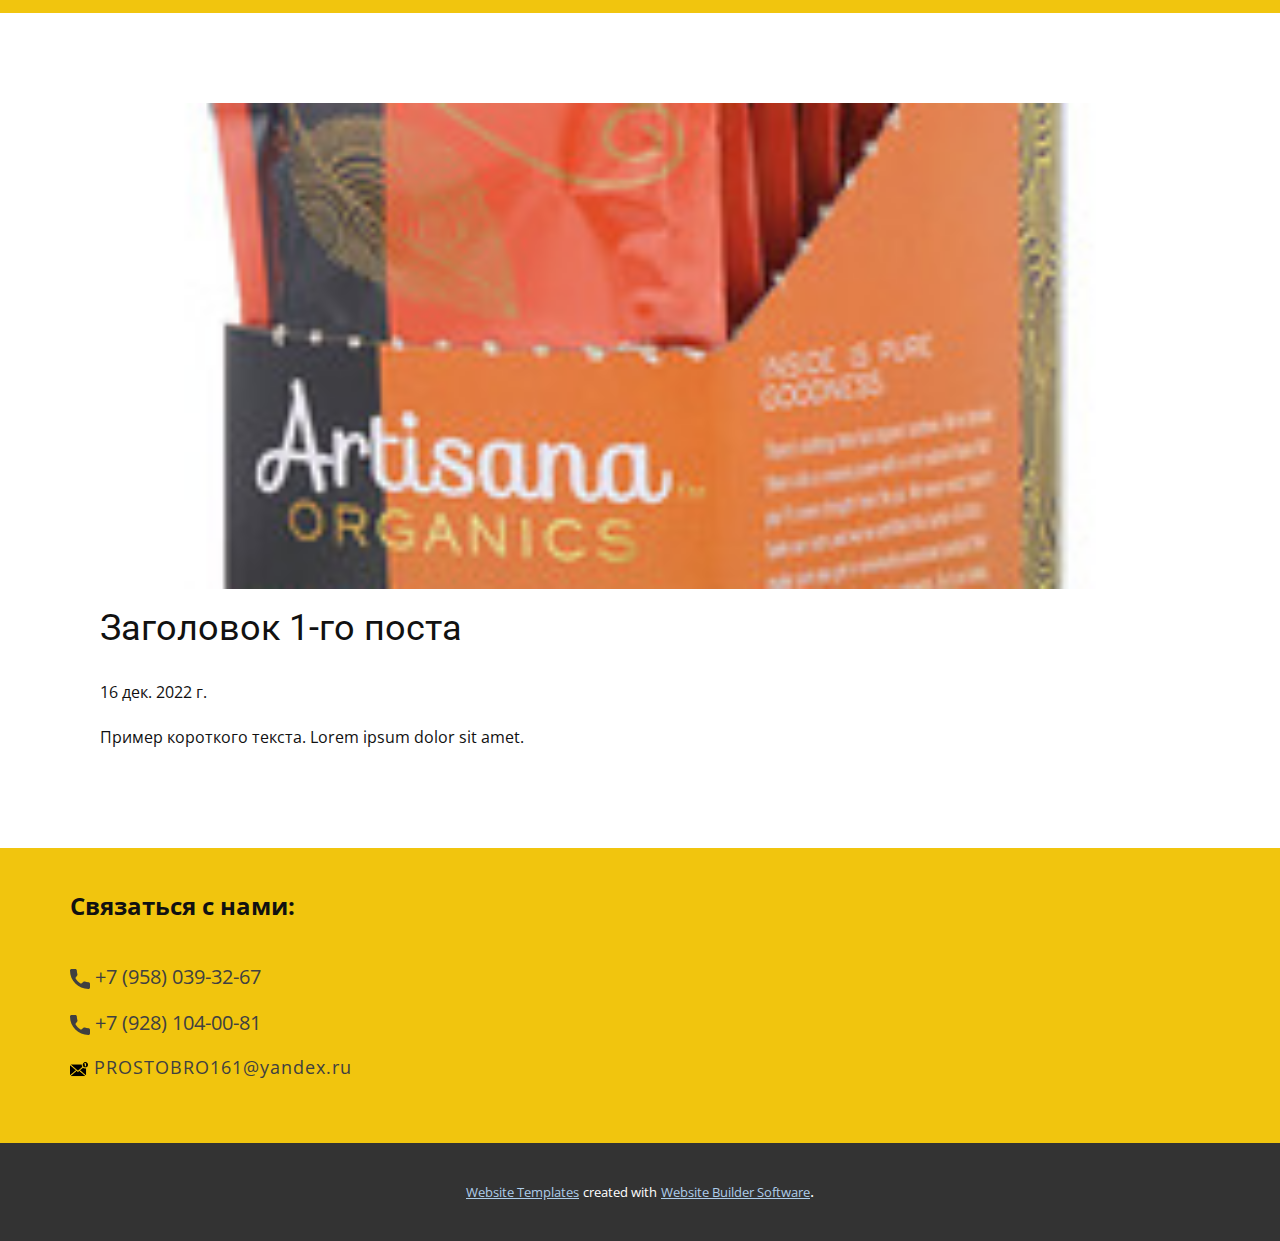
<file: blog/пост.html>
<!DOCTYPE html>
<html style="font-size: 16px;" lang="ru"><head>
    <meta name="viewport" content="width=device-width, initial-scale=1.0">
    <meta charset="utf-8">
    <meta name="keywords" content="Заголовок 1-го поста">
    <meta name="description" content="">
    <title>Заголовок 1-го поста</title>
    <link rel="stylesheet" href="../nicepage.css" media="screen">
<link rel="stylesheet" href="../Post-Template.css" media="screen">
    <script class="u-script" type="text/javascript" src="../jquery.js" defer=""></script>
    <script class="u-script" type="text/javascript" src="../nicepage.js" defer=""></script>
    <meta name="generator" content="Nicepage 5.1.5, nicepage.com">
    <link id="u-theme-google-font" rel="stylesheet" href="https://fonts.googleapis.com/css?family=Roboto:100,100i,300,300i,400,400i,500,500i,700,700i,900,900i|Open+Sans:300,300i,400,400i,500,500i,600,600i,700,700i,800,800i">
    
    
    <script type="application/ld+json">{
		"@context": "http://schema.org",
		"@type": "Organization",
		"name": ""
}</script>
    <meta name="theme-color" content="#478ac9">
  </head>
  <body class="u-body u-xl-mode" data-lang="ru"><header class="u-header u-palette-3-base u-header" id="sec-be43" data-animation-name="" data-animation-duration="0" data-animation-delay="0" data-animation-direction=""><div class="u-clearfix u-sheet u-sheet-1"></div></header>
    <section class="u-align-center u-clearfix u-section-1" id="sec-07cd">
      <div class="u-clearfix u-sheet u-valign-middle-md u-valign-middle-sm u-valign-middle-xs u-sheet-1"><!--post_details--><!--post_details_options_json--><!--{"source":""}--><!--/post_details_options_json--><!--blog_post-->
        <div class="u-container-style u-expanded-width u-post-details u-post-details-1">
          <div class="u-container-layout u-valign-middle u-container-layout-1"><!--blog_post_image-->
            <img alt="" class="u-blog-control u-expanded-width u-image u-image-default u-image-1" src="../images/40.png"><!--/blog_post_image--><!--blog_post_header-->
            <h2 class="u-blog-control u-text u-text-1">Заголовок 1-го поста</h2><!--/blog_post_header--><!--blog_post_metadata-->
            <div class="u-blog-control u-metadata u-metadata-1"><!--blog_post_metadata_date-->
              <span class="u-meta-date u-meta-icon">16 дек. 2022 г.</span><!--/blog_post_metadata_date--><!--blog_post_metadata_category-->
              <!--/blog_post_metadata_category--><!--blog_post_metadata_comments-->
              <!--/blog_post_metadata_comments-->
            </div><!--/blog_post_metadata--><!--blog_post_content-->
            <div class="u-align-justify u-blog-control u-post-content u-text u-text-2 fr-view">
  Пример короткого текста. Lorem ipsum dolor sit amet.
  </div><!--/blog_post_content-->
          </div>
        </div><!--/blog_post--><!--/post_details-->
      </div>
    </section>
    
    
    <footer class="u-align-center u-clearfix u-footer u-palette-3-base u-footer" id="sec-d04b"><div class="u-clearfix u-sheet u-valign-middle-sm u-valign-middle-xs u-sheet-1">
        <p class="u-text u-text-default u-text-1">Связаться с нами:</p>
        <a href="../tel:+7 (958) 039-32-67" class="u-active-none u-border-2 u-border-grey-75 u-border-no-bottom u-border-no-left u-border-no-right u-border-no-top u-bottom-left-radius-0 u-bottom-right-radius-0 u-btn u-btn-rectangle u-button-style u-hover-none u-none u-radius-0 u-top-left-radius-0 u-top-right-radius-0 u-btn-1">
          <br><span class="u-icon"><svg class="u-svg-content" viewBox="0 0 405.333 405.333" x="0px" y="0px" style="width: 1em; height: 1em;"><path d="M373.333,266.88c-25.003,0-49.493-3.904-72.704-11.563c-11.328-3.904-24.192-0.896-31.637,6.699l-46.016,34.752    c-52.8-28.181-86.592-61.952-114.389-114.368l33.813-44.928c8.512-8.512,11.563-20.971,7.915-32.64    C142.592,81.472,138.667,56.96,138.667,32c0-17.643-14.357-32-32-32H32C14.357,0,0,14.357,0,32    c0,205.845,167.488,373.333,373.333,373.333c17.643,0,32-14.357,32-32V298.88C405.333,281.237,390.976,266.88,373.333,266.88z"></path></svg><img></span>&nbsp;+7 (958) 039-32-67<span style="font-size: 1.25rem;"></span>
        </a>
        <a href="../tel:+7 (928) 104-00-81" class="u-active-none u-border-2 u-border-grey-75 u-border-no-bottom u-border-no-left u-border-no-right u-border-no-top u-bottom-left-radius-0 u-bottom-right-radius-0 u-btn u-btn-rectangle u-button-style u-hover-none u-none u-radius-0 u-top-left-radius-0 u-top-right-radius-0 u-btn-2">
          <br><span class="u-icon"><svg class="u-svg-content" viewBox="0 0 405.333 405.333" x="0px" y="0px" style="width: 1em; height: 1em;"><path d="M373.333,266.88c-25.003,0-49.493-3.904-72.704-11.563c-11.328-3.904-24.192-0.896-31.637,6.699l-46.016,34.752    c-52.8-28.181-86.592-61.952-114.389-114.368l33.813-44.928c8.512-8.512,11.563-20.971,7.915-32.64    C142.592,81.472,138.667,56.96,138.667,32c0-17.643-14.357-32-32-32H32C14.357,0,0,14.357,0,32    c0,205.845,167.488,373.333,373.333,373.333c17.643,0,32-14.357,32-32V298.88C405.333,281.237,390.976,266.88,373.333,266.88z"></path></svg><img></span>&nbsp;+7 (928) 104-00-81<span style="font-size: 1.25rem;"></span>
        </a>
        <a href="../mailto:PROSTOBRO161@yandex.ru" class="u-active-none u-border-2 u-border-grey-75 u-border-no-bottom u-border-no-left u-border-no-right u-border-no-top u-btn u-button-style u-hover-none u-none u-text-hover-palette-1-base u-btn-3"><span class="u-file-icon u-icon"><img src="../images/5335863.png" alt=""></span>&nbsp;PROSTOBRO161@yandex.ru
        </a>
      </div></footer>
    <section class="u-backlink u-clearfix u-grey-80">
      <a class="u-link" href="https://nicepage.com/website-templates" target="_blank">
        <span>Website Templates</span>
      </a>
      <p class="u-text">
        <span>created with</span>
      </p>
      <a class="u-link" href="" target="_blank">
        <span>Website Builder Software</span>
      </a>. 
    </section>
  
</body></html>
</file>
